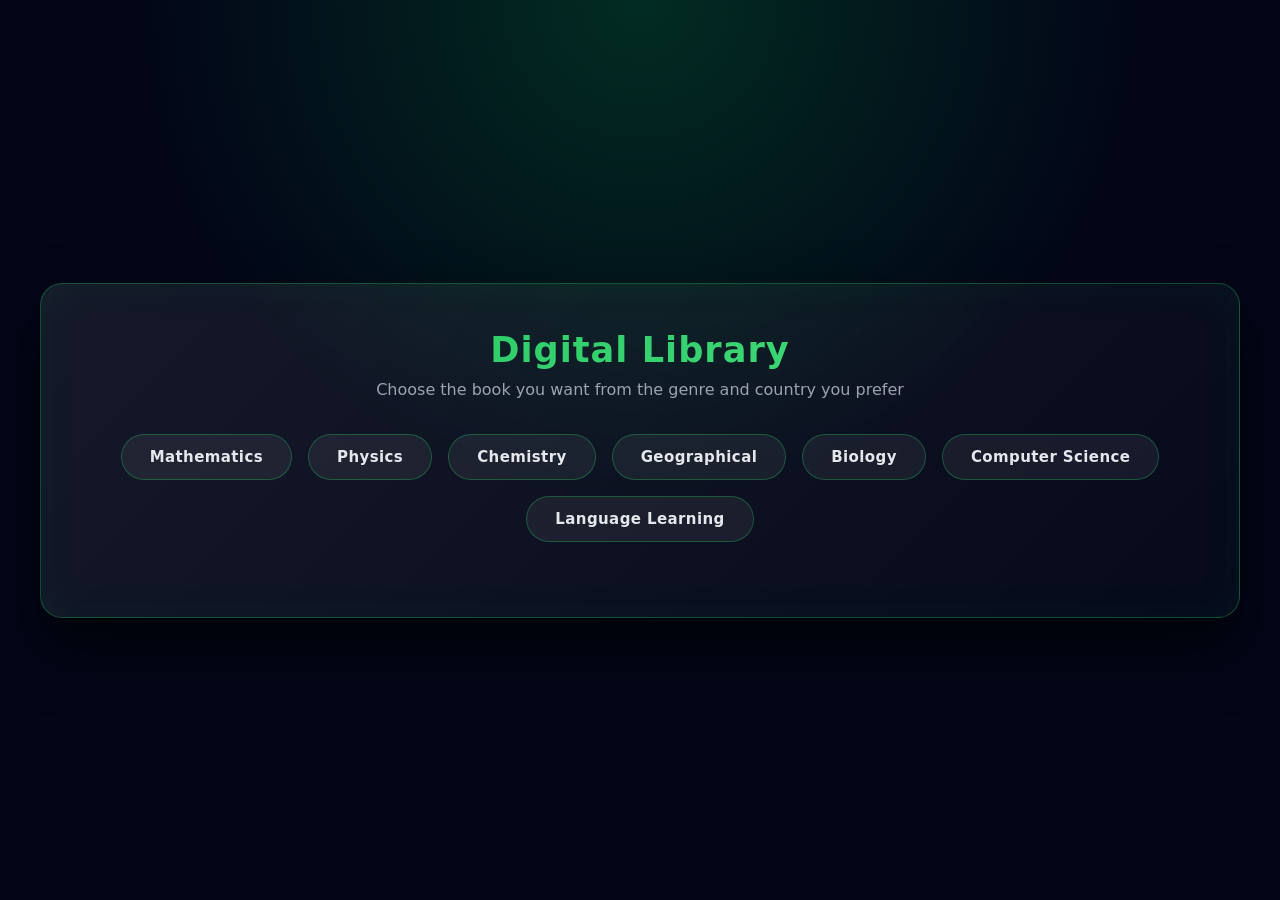
<file: cartoon.html>
<!DOCTYPE html>
<html lang="en">
<head>
<meta charset="UTF-8">
<meta name="viewport" content="width=device-width, initial-scale=1.0">
<title>Digital Library</title>

<style>
:root{
    --green:#22c55e;
    --green-soft:#4ade80;
    --dark:#020617;
    --glass:rgba(255,255,255,0.06);
    --border:rgba(34,197,94,0.35);
    --text:#e5e7eb;
    --muted:#9ca3af;
}

*{
    box-sizing:border-box;
}

body{
    margin:0;
    min-height:100vh;
    display:flex;
    align-items:center;
    justify-content:center;
    background:
      radial-gradient(circle at top, #022c22, transparent 45%),
      radial-gradient(circle at bottom, #020617, transparent 45%),
      #020617;
    font-family: "Segoe UI", system-ui, sans-serif;
    color:var(--text);
}

/* MAIN SECTION */
.filter-section{
    width:95%;
    max-width:1200px;
    padding:45px 35px;
    border-radius:22px;
    background:linear-gradient(135deg,
        rgba(255,255,255,0.08),
        rgba(255,255,255,0.02));
    backdrop-filter: blur(14px);
    border:1px solid var(--border);
    box-shadow:
        0 30px 60px rgba(0,0,0,0.65),
        inset 0 0 40px rgba(34,197,94,0.06);
}

/* TITLE */
.library-title{
    text-align:center;
    margin-bottom:10px;
    font-size:2.2rem;
    font-weight:800;
    letter-spacing:1px;
    background:linear-gradient(135deg,var(--green),var(--green-soft));
    -webkit-background-clip:text;
    -webkit-text-fill-color:transparent;
}

/* SUBTITLE */
.library-subtitle{
    text-align:center;
    font-size:1rem;
    color:var(--muted);
    margin-bottom:35px;
}

/* TABS */
.main-tabs{
    display:flex;
    flex-wrap:wrap;
    justify-content:center;
    gap:16px;
    margin-bottom:30px;
}

/* BUTTONS */
.main-btn{
    position:relative;
    padding:13px 28px;
    border-radius:999px;
    text-decoration:none;
    font-size:15px;
    font-weight:600;
    letter-spacing:0.4px;
    color:var(--text);
    background:var(--glass);
    border:1px solid var(--border);
    transition:all .35s ease;
    overflow:hidden;
}

/* LIGHT SWEEP */
.main-btn::before{
    content:"";
    position:absolute;
    inset:0;
    background:linear-gradient(
        120deg,
        transparent,
        rgba(255,255,255,0.35),
        transparent
    );
    transform:translateX(-100%);
    transition:.6s;
}

.main-btn:hover::before{
    transform:translateX(100%);
}

/* HOVER */
.main-btn:hover{
    background:linear-gradient(135deg,var(--green),var(--green-soft));
    color:#020617;
    transform:translateY(-3px) scale(1.06);
    box-shadow:
        0 0 22px rgba(34,197,94,0.7),
        0 0 45px rgba(34,197,94,0.35);
}

/* ACTIVE */
.main-btn.active{
    background:linear-gradient(135deg,var(--green),var(--green-soft));
    color:#020617;
    box-shadow:0 0 28px rgba(34,197,94,0.9);
}

/* DIVIDER TEXT */
.section-divider{
    text-align:center;
    margin:35px 0;
    font-weight:700;
    letter-spacing:2px;
    color:var(--green-soft);
    position:relative;
}

.section-divider::before,
.section-divider::after{
    content:"";
    position:absolute;
    top:50%;
    width:30%;
    height:2px;
    background:linear-gradient(to right,transparent,var(--green));
}

.section-divider::after{
    right:0;
    background:linear-gradient(to left,transparent,var(--green));
}

.section-divider::before{
    left:0;
}

/* RESPONSIVE */
@media(max-width:600px){
    .library-title{
        font-size:1.8rem;
    }
    .main-btn{
        padding:11px 20px;
        font-size:14px;
    }
}
</style>
</head>

<body>

<div class="filter-section">

    <div class="library-title">Digital Library</div>
    <div class="library-subtitle">
        Choose the book you want from the genre and country you prefer
    </div>

  

    <div class="main-tabs">
        <a href="math.html" class="main-btn">Mathematics</a>
        <a href="phyisc.html" class="main-btn">Physics</a>
        <a href="Chemisrty.html" class="main-btn">Chemistry</a>
        <a href="Geo.html" class="main-btn">Geographical</a>
        <a href="Biology.html" class="main-btn">Biology</a>
        <a href="Computer.html" class="main-btn">Computer Science</a>
        <a href="Language.html" class="main-btn">Language Learning</a>
    </div>

</div>

</body>
</html>
</file>
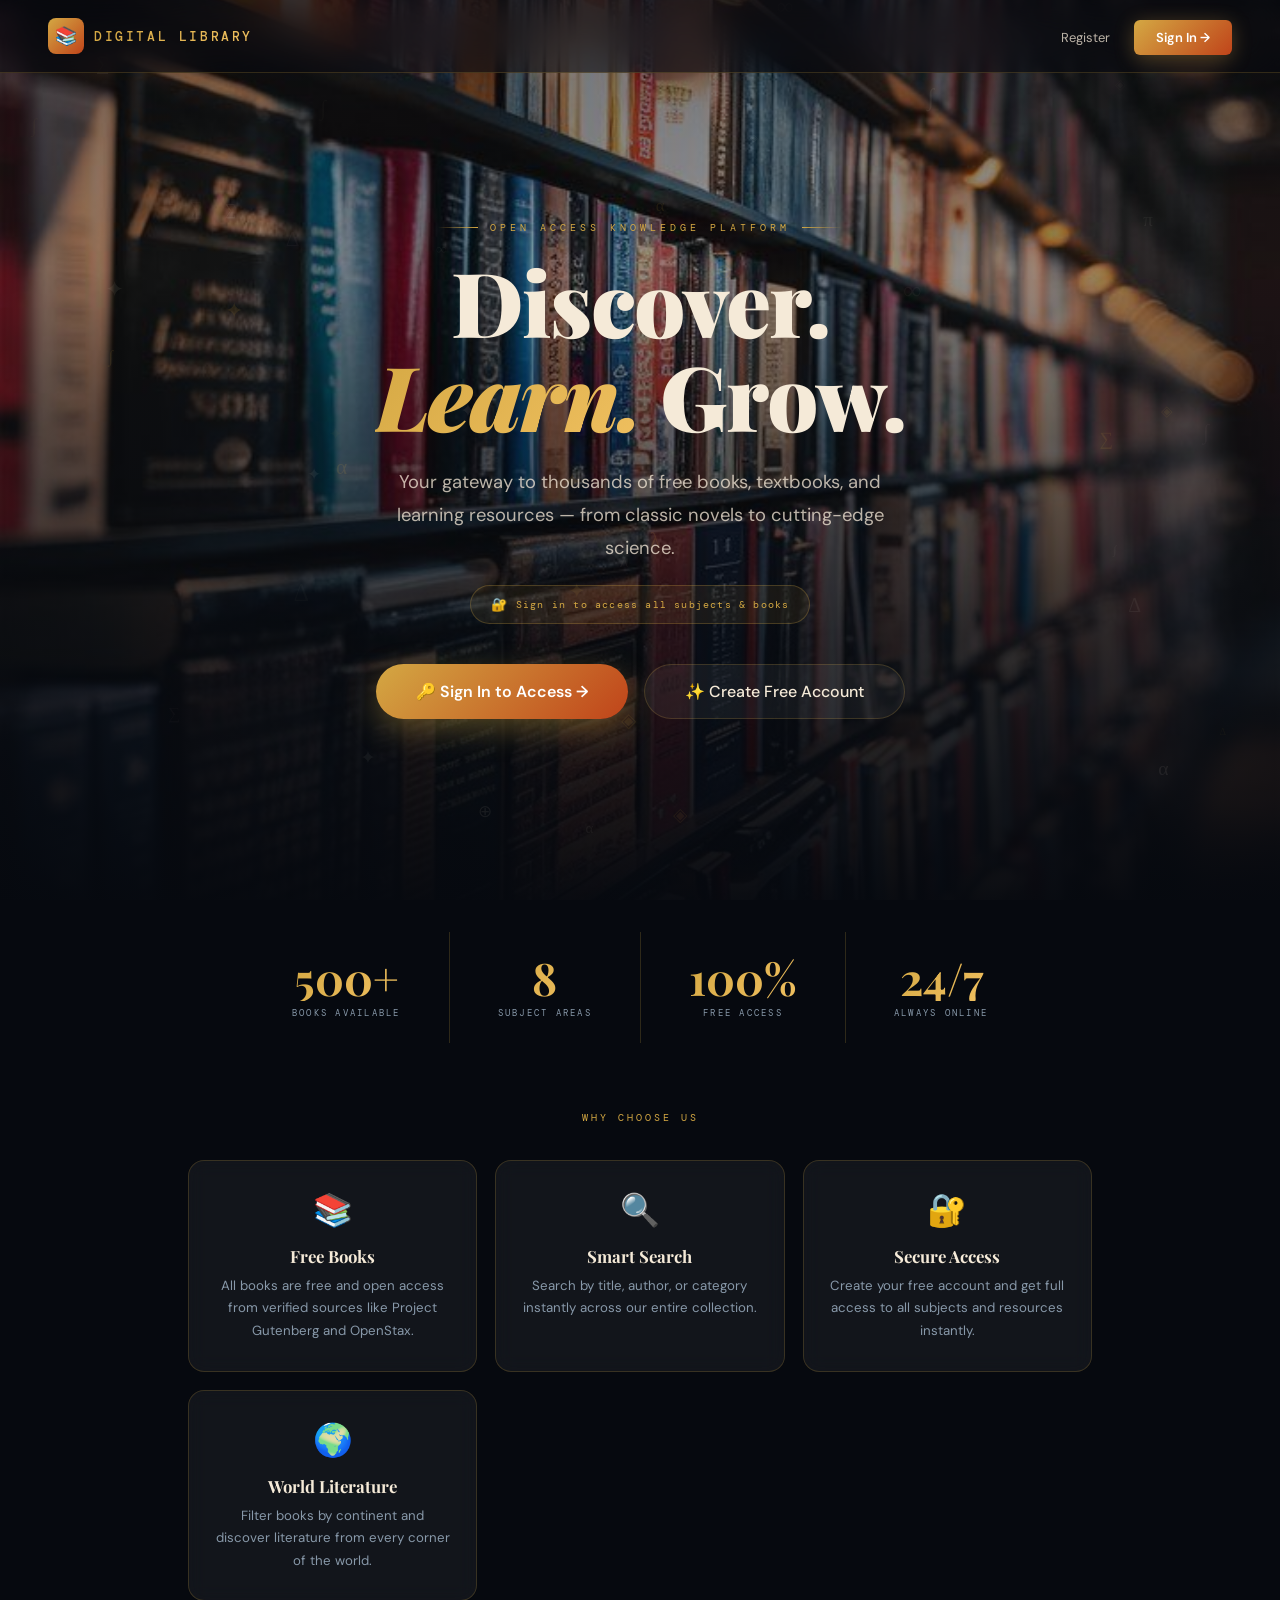
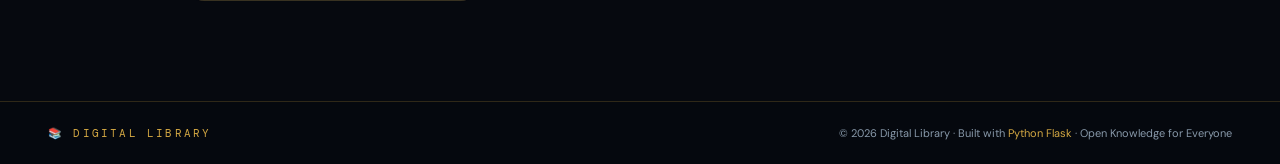
<file: wel.html>
<!DOCTYPE html>
<html lang="en">
<head>
<meta charset="UTF-8">
<meta name="viewport" content="width=device-width, initial-scale=1.0">
<title>Digital Library</title>
<link href="https://fonts.googleapis.com/css2?family=Playfair+Display:ital,wght@0,700;0,900;1,400&family=DM+Sans:wght@300;400;500;600&family=DM+Mono:wght@400;500&display=swap" rel="stylesheet">
<style>
:root{--gold:#d4a843;--gold2:#f0c060;--cream:#f5ead8;--rust:#c0441a;--dim:#8899aa;--glass:rgba(255,255,255,0.05);--border:rgba(212,168,67,0.2);}
*{margin:0;padding:0;box-sizing:border-box;}
body{font-family:"DM Sans",sans-serif;background:#06090f;color:var(--cream);min-height:100vh;overflow-x:hidden;}
.hero-bg{position:fixed;inset:0;background-image:url('[data-uri]');background-size:cover;background-position:center;z-index:0;}
.hero-bg::after{content:"";position:absolute;inset:0;background:linear-gradient(to bottom,rgba(6,9,15,0.55) 0%,rgba(6,9,15,0.40) 30%,rgba(6,9,15,0.80) 70%,rgba(6,9,15,0.98) 100%);}
#particles{position:fixed;inset:0;z-index:1;pointer-events:none;}

/* NAV */
nav{position:fixed;top:0;left:0;right:0;z-index:100;display:flex;align-items:center;justify-content:space-between;padding:18px 48px;background:rgba(6,9,15,0.55);backdrop-filter:blur(20px);border-bottom:1px solid var(--border);}
.nav-logo{display:flex;align-items:center;gap:10px;text-decoration:none;}
.nav-logo-icon{width:36px;height:36px;background:linear-gradient(135deg,var(--gold),var(--rust));border-radius:8px;display:flex;align-items:center;justify-content:center;font-size:18px;}
.nav-logo-text{font-family:"DM Mono",monospace;font-size:13px;letter-spacing:0.2em;text-transform:uppercase;background:linear-gradient(135deg,var(--gold),var(--gold2));-webkit-background-clip:text;-webkit-text-fill-color:transparent;font-weight:500;}
.nav-links{display:flex;align-items:center;gap:8px;list-style:none;}
.nav-links a{font-size:13px;color:rgba(245,234,216,0.75);text-decoration:none;padding:8px 16px;border-radius:6px;transition:all 0.2s;}
.nav-links a:hover{color:var(--cream);background:var(--glass);}
.nav-signin{background:linear-gradient(135deg,var(--gold),var(--rust))!important;color:white!important;font-weight:600!important;padding:9px 22px!important;box-shadow:0 4px 20px rgba(212,168,67,0.3)!important;}
.nav-signin:hover{box-shadow:0 6px 28px rgba(212,168,67,0.5)!important;transform:translateY(-1px);}

/* HERO */
.hero{position:relative;z-index:10;min-height:100vh;display:flex;flex-direction:column;align-items:center;justify-content:center;text-align:center;padding:120px 24px 80px;}
.hero-eyebrow{font-family:"DM Mono",monospace;font-size:10px;letter-spacing:0.4em;text-transform:uppercase;color:var(--gold);margin-bottom:20px;display:flex;align-items:center;gap:12px;opacity:0;animation:fadeUp 0.8s ease 0.2s both;}
.hero-eyebrow::before,.hero-eyebrow::after{content:"";width:40px;height:1px;background:linear-gradient(90deg,transparent,var(--gold));}
.hero-eyebrow::after{transform:scaleX(-1);}
.hero h1{font-family:"Playfair Display",serif;font-size:clamp(3rem,7vw,6rem);font-weight:900;line-height:1.05;letter-spacing:-0.02em;margin-bottom:24px;opacity:0;animation:fadeUp 0.9s ease 0.4s both;}
.hero h1 em{font-style:italic;background:linear-gradient(135deg,var(--gold),var(--gold2));-webkit-background-clip:text;-webkit-text-fill-color:transparent;}
.hero-desc{font-size:1.15rem;color:rgba(245,234,216,0.75);max-width:540px;line-height:1.8;margin-bottom:20px;opacity:0;animation:fadeUp 0.9s ease 0.6s both;}

/* LOGIN REQUIRED NOTICE */
.login-notice{display:flex;align-items:center;gap:8px;background:rgba(212,168,67,0.08);border:1px solid rgba(212,168,67,0.25);border-radius:50px;padding:10px 20px;font-family:"DM Mono",monospace;font-size:10px;letter-spacing:0.12em;color:var(--gold);margin-bottom:40px;opacity:0;animation:fadeUp 0.9s ease 0.7s both;}
.lock-icon{font-size:13px;}

.hero-btns{display:flex;gap:16px;flex-wrap:wrap;justify-content:center;opacity:0;animation:fadeUp 0.9s ease 0.8s both;}
.btn-primary{display:inline-flex;align-items:center;gap:8px;padding:16px 40px;background:linear-gradient(135deg,var(--gold),var(--rust));color:white;text-decoration:none;border-radius:50px;font-weight:600;font-size:1rem;box-shadow:0 10px 30px rgba(212,168,67,0.35);transition:all 0.3s;}
.btn-primary:hover{transform:translateY(-3px);box-shadow:0 16px 40px rgba(212,168,67,0.55);}
.btn-secondary{display:inline-flex;align-items:center;gap:8px;padding:16px 40px;background:var(--glass);color:var(--cream);text-decoration:none;border-radius:50px;font-weight:500;font-size:1rem;border:1px solid var(--border);backdrop-filter:blur(10px);transition:all 0.3s;}
.btn-secondary:hover{background:rgba(255,255,255,0.09);transform:translateY(-3px);}

/* STATS */
.stats{position:relative;z-index:10;display:flex;justify-content:center;padding:32px 48px 48px;flex-wrap:wrap;}
.stat-item{padding:24px 48px;text-align:center;border-right:1px solid var(--border);opacity:0;animation:fadeUp 0.8s ease both;}
.stat-item:last-child{border-right:none;}
.stat-num{font-family:"Playfair Display",serif;font-size:2.8rem;font-weight:700;background:linear-gradient(135deg,var(--gold),var(--gold2));-webkit-background-clip:text;-webkit-text-fill-color:transparent;line-height:1;}
.stat-label{font-family:"DM Mono",monospace;font-size:9px;letter-spacing:0.25em;text-transform:uppercase;color:var(--dim);margin-top:6px;}

/* FEATURES */
.features-section{position:relative;z-index:10;padding:20px 48px 100px;max-width:1000px;margin:0 auto;}
.section-label{font-family:"DM Mono",monospace;font-size:10px;letter-spacing:0.3em;text-transform:uppercase;color:var(--gold);text-align:center;margin-bottom:36px;}
.features-grid{display:grid;grid-template-columns:repeat(auto-fill,minmax(240px,1fr));gap:18px;}
.feature-card{background:var(--glass);border:1px solid var(--border);border-radius:16px;padding:28px 24px;text-align:center;backdrop-filter:blur(10px);opacity:0;animation:fadeUp 0.6s ease both;}
.feature-icon{font-size:2rem;margin-bottom:14px;}
.feature-title{font-family:"Playfair Display",serif;font-size:1.05rem;font-weight:700;margin-bottom:8px;color:var(--cream);}
.feature-desc{font-size:0.83rem;color:var(--dim);line-height:1.7;}

/* FOOTER */
footer{position:relative;z-index:10;background:rgba(6,9,15,0.97);border-top:1px solid var(--border);padding:24px 48px;display:flex;align-items:center;justify-content:space-between;flex-wrap:wrap;gap:12px;}
.footer-logo{font-family:"DM Mono",monospace;font-size:11px;letter-spacing:0.2em;text-transform:uppercase;color:var(--gold);}
.footer-text{font-size:11px;color:var(--dim);}
.footer-link{color:var(--gold);text-decoration:none;}

@keyframes fadeUp{from{opacity:0;transform:translateY(24px);}to{opacity:1;transform:translateY(0);}}
@media(max-width:768px){nav{padding:14px 20px;}.hero{padding:100px 20px 60px;}.stats{padding:20px;}.stat-item{padding:16px 24px;border-right:none;border-bottom:1px solid var(--border);}.stat-item:last-child{border-bottom:none;}.features-section{padding:20px 20px 60px;}footer{padding:20px;flex-direction:column;text-align:center;}}

/* ── FLASH BACK BUTTON ─────────────────────────── */
.flash-nav{position:fixed;bottom:24px;left:50%;transform:translateX(-50%);z-index:9999;display:flex;gap:10px;animation:flashIn 0.6s cubic-bezier(0.34,1.56,0.64,1) 0.5s both;}
@keyframes flashIn{from{opacity:0;transform:translateX(-50%) translateY(30px);}to{opacity:1;transform:translateX(-50%) translateY(0);}}
.flash-btn{display:inline-flex;align-items:center;gap:7px;padding:11px 22px;border-radius:50px;font-family:'Poppins',sans-serif;font-size:13px;font-weight:600;text-decoration:none;border:none;cursor:pointer;transition:all 0.25s cubic-bezier(0.34,1.56,0.64,1);white-space:nowrap;backdrop-filter:blur(12px);box-shadow:0 4px 20px rgba(0,0,0,0.35);}
.flash-btn:hover{transform:translateY(-4px) scale(1.06);box-shadow:0 10px 30px rgba(0,0,0,0.45);}
.flash-btn:active{transform:scale(0.96);}
.flash-back{background:rgba(255,255,255,0.12);border:1px solid rgba(255,255,255,0.22);color:#fff;}
.flash-back:hover{background:rgba(255,255,255,0.2);}
.flash-home{background:linear-gradient(135deg,tomato,orange);color:#fff;box-shadow:0 4px 20px rgba(255,99,71,0.4);}
.flash-home:hover{box-shadow:0 10px 30px rgba(255,99,71,0.6);}
</style>
</head>
<body>
<div class="hero-bg"></div>
<canvas id="particles"></canvas>

<nav>
  <a href="/" class="nav-logo">
    <div class="nav-logo-icon">📚</div>
    <span class="nav-logo-text">Digital Library</span>
  </a>
  <ul class="nav-links">
    <li><a href="/register">Register</a></li>
    <li><a href="/signin" class="nav-signin">Sign In →</a></li>
  </ul>
</nav>

<div class="hero">
  <div class="hero-eyebrow">Open Access Knowledge Platform</div>
  <h1>Discover.<br><em>Learn.</em> Grow.</h1>
  <p class="hero-desc">Your gateway to thousands of free books, textbooks, and learning resources — from classic novels to cutting-edge science.</p>
  <div class="login-notice">
    <span class="lock-icon">🔐</span>
    Sign in to access all subjects & books
  </div>
  <div class="hero-btns">
    <a href="/signin" class="btn-primary">🔑 Sign In to Access →</a>
    <a href="/register" class="btn-secondary">✨ Create Free Account</a>
  </div>
</div>

<div class="stats">
  <div class="stat-item" style="animation-delay:0.2s"><div class="stat-num">500+</div><div class="stat-label">Books Available</div></div>
  <div class="stat-item" style="animation-delay:0.35s"><div class="stat-num">8</div><div class="stat-label">Subject Areas</div></div>
  <div class="stat-item" style="animation-delay:0.5s"><div class="stat-num">100%</div><div class="stat-label">Free Access</div></div>
  <div class="stat-item" style="animation-delay:0.65s"><div class="stat-num">24/7</div><div class="stat-label">Always Online</div></div>
</div>

<div class="features-section">
  <div class="section-label">Why Choose Us</div>
  <div class="features-grid">
    <div class="feature-card" style="animation-delay:0.1s">
      <div class="feature-icon">📚</div>
      <div class="feature-title">Free Books</div>
      <div class="feature-desc">All books are free and open access from verified sources like Project Gutenberg and OpenStax.</div>
    </div>
    <div class="feature-card" style="animation-delay:0.2s">
      <div class="feature-icon">🔍</div>
      <div class="feature-title">Smart Search</div>
      <div class="feature-desc">Search by title, author, or category instantly across our entire collection.</div>
    </div>
    <div class="feature-card" style="animation-delay:0.3s">
      <div class="feature-icon">🔐</div>
      <div class="feature-title">Secure Access</div>
      <div class="feature-desc">Create your free account and get full access to all subjects and resources instantly.</div>
    </div>
    <div class="feature-card" style="animation-delay:0.4s">
      <div class="feature-icon">🌍</div>
      <div class="feature-title">World Literature</div>
      <div class="feature-desc">Filter books by continent and discover literature from every corner of the world.</div>
    </div>
  </div>
</div>

<footer>
  <div class="footer-logo">📚 Digital Library</div>
  <div class="footer-text">© 2026 Digital Library · Built with <a href="#" class="footer-link">Python Flask</a> · Open Knowledge for Everyone</div>
</footer>

<script>
const canvas=document.getElementById("particles"),ctx=canvas.getContext("2d");
let W=canvas.width=window.innerWidth,H=canvas.height=window.innerHeight;
window.addEventListener("resize",()=>{W=canvas.width=window.innerWidth;H=canvas.height=window.innerHeight;});
const CHARS=["∑","∫","π","Δ","λ","α","β","∞","⊕","✦","◈"];
const pts=Array.from({length:50},()=>({x:Math.random()*W,y:Math.random()*H,vy:-(0.3+Math.random()*0.8),vx:(Math.random()-0.5)*0.3,char:CHARS[Math.floor(Math.random()*CHARS.length)],size:10+Math.random()*16,op:0.03+Math.random()*0.1,gold:Math.random()>0.6}));
function draw(){ctx.clearRect(0,0,W,H);pts.forEach(p=>{ctx.font=p.size+"px serif";ctx.fillStyle=p.gold?`rgba(212,168,67,${p.op})`:`rgba(245,234,216,${p.op*0.6})`;ctx.fillText(p.char,p.x,p.y);p.x+=p.vx;p.y+=p.vy;if(p.y<-30){p.y=H+20;p.x=Math.random()*W;}if(p.x<-20||p.x>W+20)p.vx*=-1;});requestAnimationFrame(draw);}
draw();
</script>
</body>
</html>
</file>
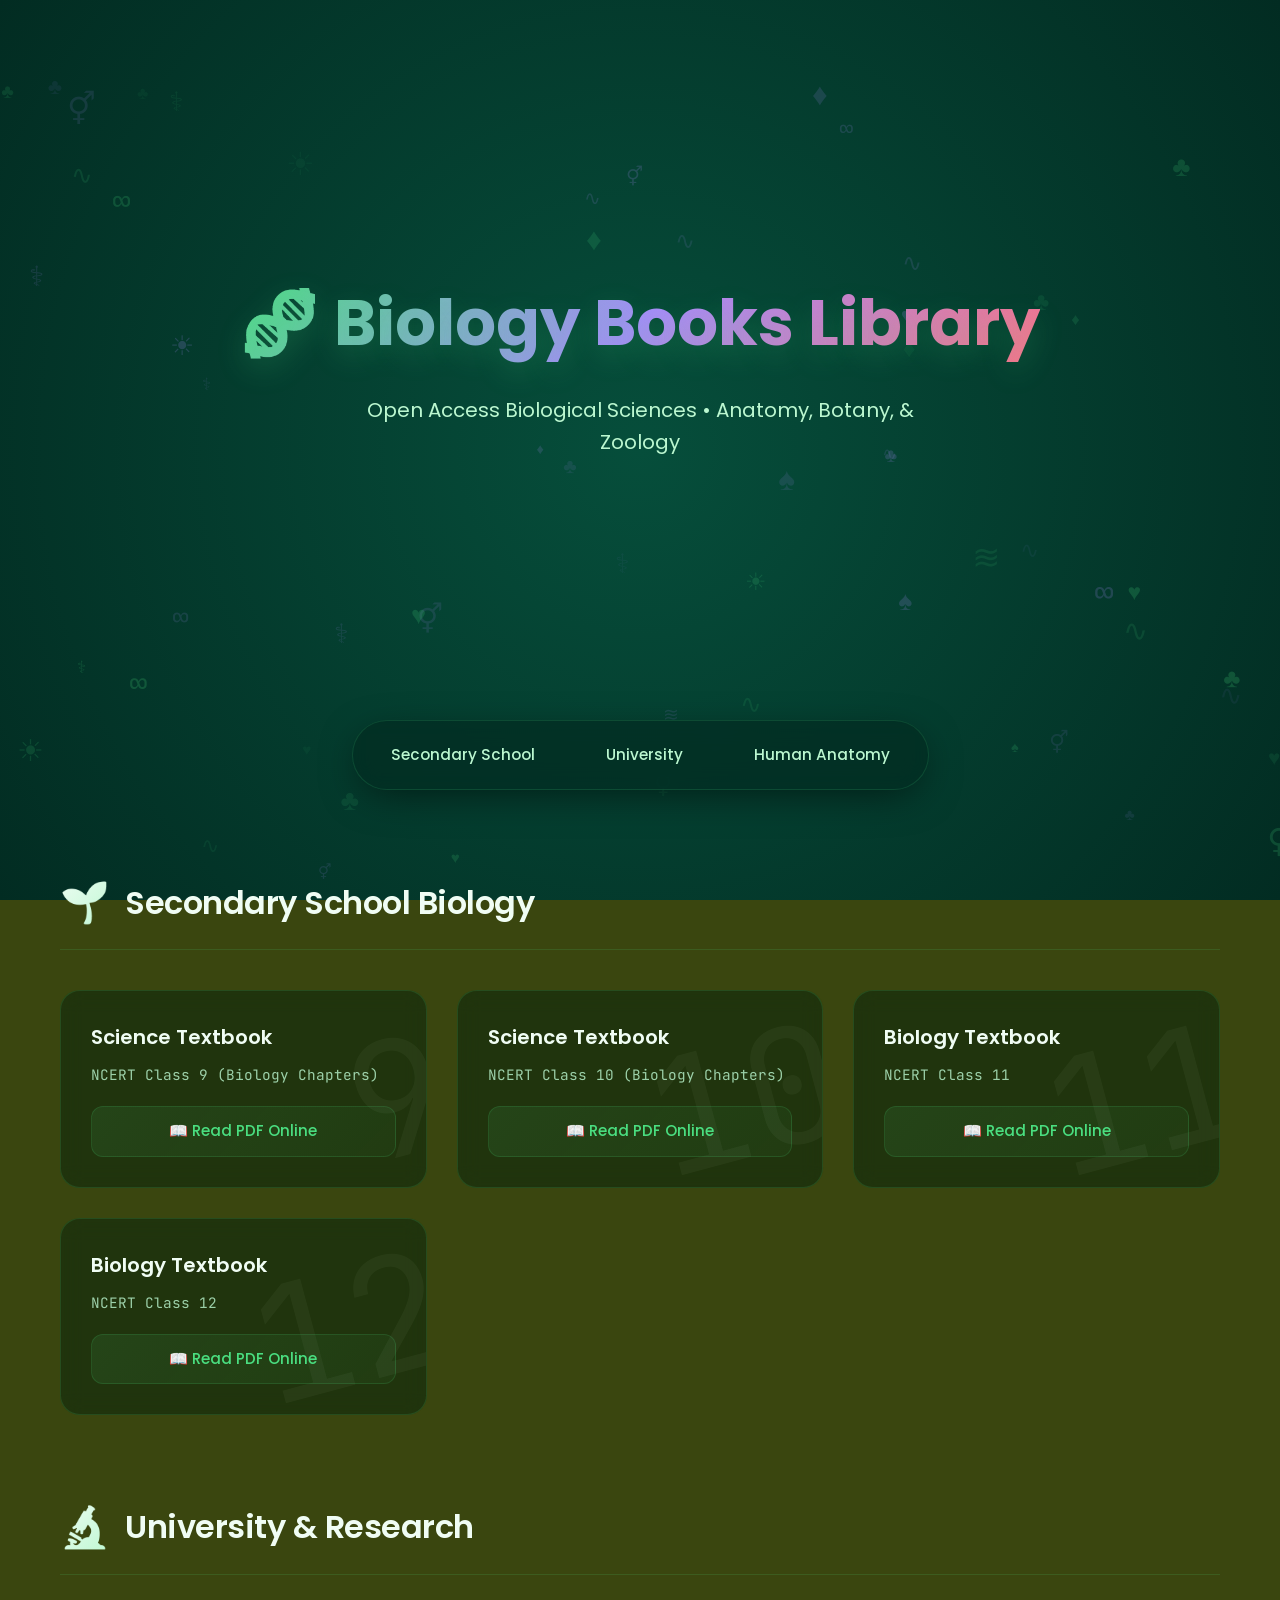
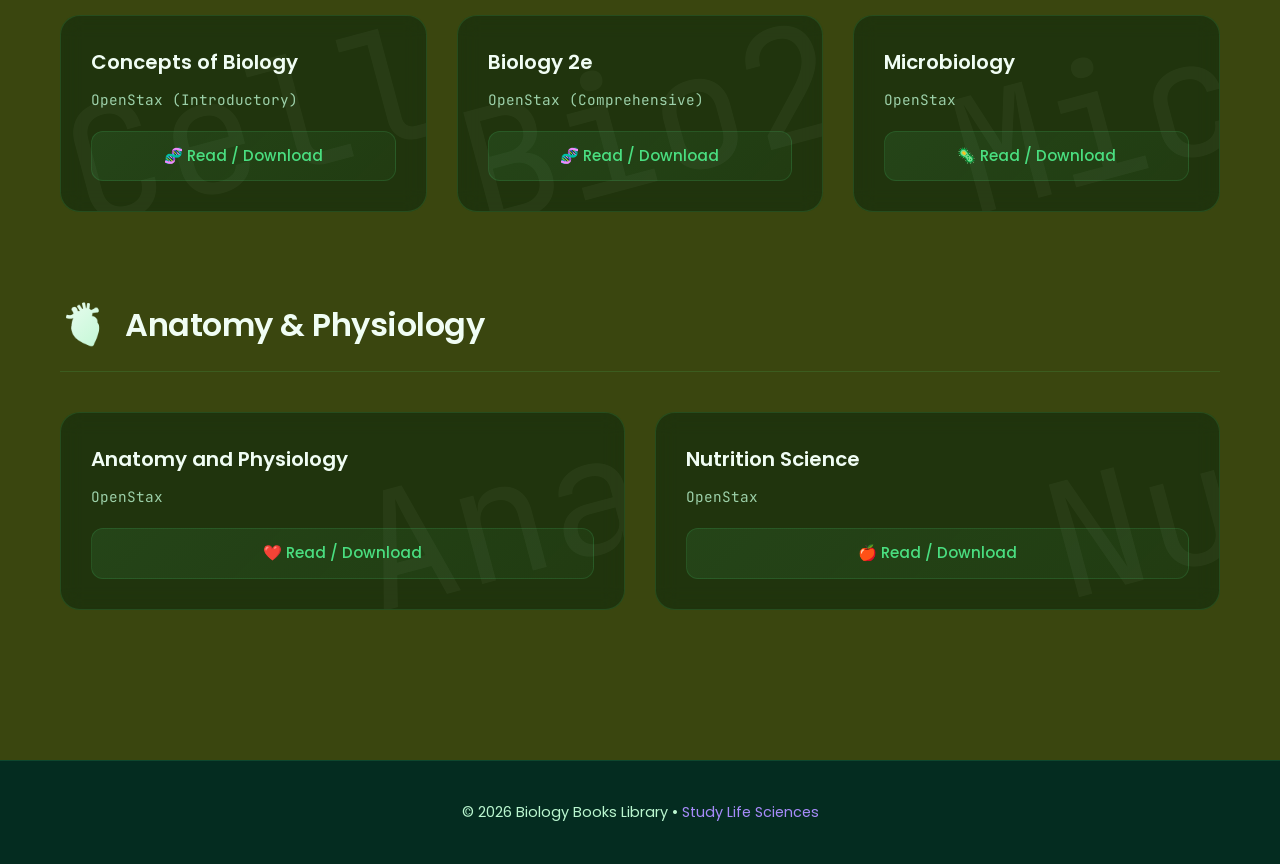
<file: library/biology.html>
<!DOCTYPE html>
<html lang="en">
<head>
<meta charset="UTF-8">
<meta name="viewport" content="width=device-width, initial-scale=1.0">
<title>Biology Books Library</title>

<link href="https://fonts.googleapis.com/css2?family=Poppins:wght@300;400;500;600;700&family=JetBrains+Mono:wght@400;700&display=swap" rel="stylesheet">

<style>
/* --- CSS VARIABLES & RESET --- */
:root {
    /* Biology Theme: Nature (Green) & DNA (Violet) */
    --bg-deep: #3a460f; /* Deep Forest */
    --bg-surface: #0ddd30; 
    --primary: #4ade80;   /* Bright Green */
    --secondary: #a78bfa; /* Soft Violet */
    --accent: #fb7185;    /* Rose/Pink (Health) */
    
    --glass-bg: rgba(16, 41, 12, 0.6); /* Tinted glass */
    --glass-border: rgba(74, 222, 128, 0.15);
    --text-main: #f0fdf4;
    --text-muted: #bbf7d0;
    --shadow-lg: 0 10px 40px -10px rgba(0,0,0,0.6);
    --card-hover-transform: translateY(-8px);
}

* {
    margin: 0;
    padding: 0;
    box-sizing: border-box;
}

html {
    scroll-behavior: smooth;
}

body {
    font-family: 'Poppins', sans-serif;
    background-color: var(--bg-deep);
    color: var(--text-main);
    overflow-x: hidden;
    line-height: 1.6;
}

/* --- BACKGROUND ANIMATION CANVAS --- */
#bio-canvas {
    position: fixed;
    top: 0;
    left: 0;
    width: 100%;
    height: 100%;
    z-index: -1;
    pointer-events: none;
    /* Deep organic gradient */
    background: radial-gradient(circle at 50% 50%, #064e3b 0%, #022c22 100%);
}

/* --- HERO SECTION --- */
.hero {
    min-height: 80vh;
    display: flex;
    flex-direction: column;
    justify-content: center;
    align-items: center;
    text-align: center;
    padding: 100px 20px 50px;
    position: relative;
}

.hero h1 {
    font-size: clamp(2.5rem, 5vw, 4.5rem);
    font-weight: 700;
    /* Gradient: Nature to Science */
    background: linear-gradient(135deg, var(--primary), var(--secondary), var(--accent));
    -webkit-background-clip: text;
    -webkit-text-fill-color: transparent;
    margin-bottom: 20px;
    text-shadow: 0 10px 30px rgba(74, 222, 128, 0.2);
    animation: fadeInDown 1s ease-out;
}

.hero p {
    font-size: 1.25rem;
    color: var(--text-muted);
    max-width: 600px;
    margin-bottom: 40px;
    animation: fadeInUp 1s ease-out 0.3s backwards;
}

/* --- NAVIGATION --- */
nav {
    position: sticky;
    top: 20px;
    z-index: 100;
    display: flex;
    justify-content: center;
    gap: 15px;
    margin-bottom: 60px;
    padding: 10px;
    background: rgba(2, 44, 34, 0.7);
    backdrop-filter: blur(12px);
    border: 1px solid var(--glass-border);
    border-radius: 50px;
    width: fit-content;
    margin-left: auto;
    margin-right: auto;
    box-shadow: var(--shadow-lg);
    animation: fadeInUp 1s ease-out 0.6s backwards;
}

nav a {
    padding: 12px 28px;
    border-radius: 30px;
    text-decoration: none;
    color: var(--text-muted);
    font-weight: 500;
    font-size: 0.95rem;
    transition: all 0.3s cubic-bezier(0.4, 0, 0.2, 1);
    position: relative;
    overflow: hidden;
}

nav a:hover, nav a.active {
    color: var(--bg-deep);
    background: var(--primary);
    box-shadow: 0 0 20px rgba(74, 222, 128, 0.4);
    transform: scale(1.05);
}

/* --- MAIN CONTAINER --- */
main {
    max-width: 1200px;
    margin: auto;
    padding: 0 20px 100px;
}

/* --- SECTION STYLING --- */
.section-title {
    display: flex;
    align-items: center;
    gap: 15px;
    margin-bottom: 40px;
    margin-top: 80px;
    padding-bottom: 15px;
    border-bottom: 1px solid var(--glass-border);
    opacity: 0; /* For scroll animation */
    transform: translateY(20px);
    transition: all 0.8s ease;
}

.section-title.visible {
    opacity: 1;
    transform: translateY(0);
}

.section-title span {
    font-size: 2.5rem;
    background: linear-gradient(135deg, var(--text-main), var(--text-muted));
    -webkit-background-clip: text;
    -webkit-text-fill-color: transparent;
    font-family: 'JetBrains Mono', monospace;
}

.section-title h2 {
    font-size: 2rem;
    font-weight: 600;
    color: var(--text-main);
    letter-spacing: -0.5px;
}

/* --- BOOK GRID --- */
.books {
    display: grid;
    grid-template-columns: repeat(auto-fit, minmax(300px, 1fr));
    gap: 30px;
}

/* --- BOOK CARD (Glassmorphism & 3D) --- */
.book {
    background: var(--glass-bg);
    border: 1px solid var(--glass-border);
    border-radius: 20px;
    padding: 30px;
    position: relative;
    overflow: hidden;
    backdrop-filter: blur(10px);
    transition: all 0.4s ease;
    transform-style: preserve-3d;
    opacity: 0; /* For scroll animation */
    transform: translateY(30px);
}

.book.visible {
    opacity: 1;
    transform: translateY(0);
}

.book:hover {
    transform: translateY(-10px) rotateX(2deg);
    border-color: rgba(74, 222, 128, 0.4);
    box-shadow: 0 20px 50px -12px rgba(74, 222, 128, 0.2);
    background: rgba(6, 78, 59, 0.85);
}

/* Decorative background icon */
.book::before {
    content: attr(data-icon);
    position: absolute;
    top: -20px;
    right: -20px;
    font-size: 10rem;
    opacity: 0.04;
    transform: rotate(-15deg);
    font-family: 'JetBrains Mono', monospace;
    pointer-events: none;
    transition: all 0.5s ease;
}

.book:hover::before {
    opacity: 0.08;
    top: -30px;
    right: -30px;
}

.book-title {
    font-size: 1.25rem;
    font-weight: 600;
    margin-bottom: 10px;
    color: var(--text-main);
    position: relative;
    z-index: 1;
}

.book-subtitle {
    font-size: 0.9rem;
    color: var(--text-muted);
    margin-bottom: 20px;
    position: relative;
    z-index: 1;
    font-family: 'JetBrains Mono', monospace;
    opacity: 0.8;
}

/* --- BUTTONS --- */
.book a, .btn-action {
    display: inline-flex;
    align-items: center;
    justify-content: center;
    padding: 12px 24px;
    border-radius: 12px;
    text-decoration: none;
    font-weight: 500;
    font-size: 0.95rem;
    background: linear-gradient(135deg, rgba(74, 222, 128, 0.1), rgba(74, 222, 128, 0.05));
    border: 1px solid var(--glass-border);
    color: var(--primary);
    transition: all 0.3s ease;
    width: 100%;
    position: relative;
    z-index: 1;
    overflow: hidden;
}

.book a:hover {
    background: var(--primary);
    color: var(--bg-deep);
    box-shadow: 0 0 25px rgba(74, 222, 128, 0.4);
}

/* --- FOOTER --- */
footer {
    text-align: center;
    padding: 40px 20px;
    background: rgba(2, 44, 34, 0.95);
    border-top: 1px solid var(--glass-border);
    color: var(--text-muted);
    font-size: 0.9rem;
    margin-top: 50px;
}

footer span {
    color: var(--secondary);
}

/* --- ANIMATION KEYFRAMES --- */
@keyframes fadeInDown {
    from { opacity: 0; transform: translateY(-30px); }
    to { opacity: 1; transform: translateY(0); }
}

@keyframes fadeInUp {
    from { opacity: 0; transform: translateY(30px); }
    to { opacity: 1; transform: translateY(0); }
}

/* --- RESPONSIVE ADJUSTMENTS --- */
@media (max-width: 768px) {
    .hero h1 { font-size: 2.5rem; }
    nav {
        width: 90%;
        flex-wrap: wrap;
        top: 10px;
    }
    .books { grid-template-columns: 1fr; }
}
</style>
</head>

<body>

<!-- Background Animation Canvas -->
<canvas id="bio-canvas"></canvas>

<section class="hero">
    <h1>🧬 Biology Books Library</h1>
    <p>Open Access Biological Sciences • Anatomy, Botany, & Zoology</p>
</section>

<!-- NAVIGATION -->
<nav>
    <a href="#secondary">Secondary School</a>
    <a href="#university">University</a>
    <a href="#anatomy">Human Anatomy</a>
</nav>

<main>

<!-- SECONDARY SCHOOL -->
<div class="section-title" id="secondary">
    <span>🌱</span>
    <h2>Secondary School Biology</h2>
</div>
<div class="books secondary">
    <div class="book" data-icon="9">
        <div class="book-title">Science Textbook</div>
        <div class="book-subtitle">NCERT Class 9 (Biology Chapters)</div>
        <a href="https://ncert.nic.in/textbook/pdf/iesc101.pdf" target="_blank">
            <span>📖 Read PDF Online</span>
        </a>
    </div>
    <div class="book" data-icon="10">
        <div class="book-title">Science Textbook</div>
        <div class="book-subtitle">NCERT Class 10 (Biology Chapters)</div>
        <a href="https://ncert.nic.in/textbook/pdf/iess101.pdf" target="_blank">
            <span>📖 Read PDF Online</span>
        </a>
    </div>
    <div class="book" data-icon="11">
        <div class="book-title">Biology Textbook</div>
        <div class="book-subtitle">NCERT Class 11</div>
        <a href="https://ncert.nic.in/textbook/pdf/lebo101.pdf" target="_blank">
            <span>📖 Read PDF Online</span>
        </a>
    </div>
    <div class="book" data-icon="12">
        <div class="book-title">Biology Textbook</div>
        <div class="book-subtitle">NCERT Class 12</div>
        <a href="https://ncert.nic.in/textbook/pdf/lebo102.pdf" target="_blank">
            <span>📖 Read PDF Online</span>
        </a>
    </div>
</div>

<!-- UNIVERSITY LEVEL -->
<div class="section-title" id="university">
    <span>🔬</span>
    <h2>University & Research</h2>
</div>
<div class="books university">
    <div class="book" data-icon="Cell">
        <div class="book-title">Concepts of Biology</div>
        <div class="book-subtitle">OpenStax (Introductory)</div>
        <a href="https://openstax.org/details/books/concepts-biology" target="_blank">
            <span>🧬 Read / Download</span>
        </a>
    </div>
    <div class="book" data-icon="Bio2">
        <div class="book-title">Biology 2e</div>
        <div class="book-subtitle">OpenStax (Comprehensive)</div>
        <a href="https://openstax.org/details/books/biology-2e" target="_blank">
            <span>🧬 Read / Download</span>
        </a>
    </div>
    <div class="book" data-icon="Mic">
        <div class="book-title">Microbiology</div>
        <div class="book-subtitle">OpenStax</div>
        <a href="https://openstax.org/details/books/microbiology" target="_blank">
            <span>🦠 Read / Download</span>
        </a>
    </div>
</div>

<!-- ANATOMY & HEALTH -->
<div class="section-title" id="anatomy">
    <span>🫀</span>
    <h2>Anatomy & Physiology</h2>
</div>
<div class="books other">
    <div class="book" data-icon="Ana">
        <div class="book-title">Anatomy and Physiology</div>
        <div class="book-subtitle">OpenStax</div>
        <a href="https://openstax.org/details/books/anatomy-and-physiology" target="_blank">
            <span>❤️ Read / Download</span>
        </a>
    </div>
    <div class="book" data-icon="Nu">
        <div class="book-title">Nutrition Science</div>
        <div class="book-subtitle">OpenStax</div>
        <a href="https://openstax.org/details/books/nutrition-science" target="_blank">
            <span>🍎 Read / Download</span>
        </a>
    </div>
</div>

</main>

<footer>
    © 2026 Biology Books Library • <span>Study Life Sciences</span>
</footer>

<script>
    /**
     * ANIMATION ENGINE
     * Handles the floating biological symbols background
     * and scroll reveal interactions.
     */
    
    // --- Canvas Animation ---
    const canvas = document.getElementById('bio-canvas');
    const ctx = canvas.getContext('2d');

    let width, height;
    let particles = [];

    // Biology/Cellular symbols
    const symbols = ['♠', '♥', '♦', '♣', '⚥', '☀', '⚕', '∞', '≋', '∿'];

    function resize() {
        width = canvas.width = window.innerWidth;
        height = canvas.height = window.innerHeight;
    }

    class Particle {
        constructor() {
            this.reset();
            // Random start y to fill screen initially
            this.y = Math.random() * height;
        }

        reset() {
            this.x = Math.random() * width;
            this.y = height + 50;
            this.speed = 0.5 + Math.random() * 1.5;
            this.symbol = symbols[Math.floor(Math.random() * symbols.length)];
            this.size = 14 + Math.random() * 20;
            this.opacity = 0.05 + Math.random() * 0.15;
            this.drift = (Math.random() - 0.5) * 0.5;
            
            // Randomly assign a color theme: Green (Plant) or Purple (Animal/DNA)
            this.isPlant = Math.random() > 0.5;
        }

        update() {
            this.y -= this.speed;
            this.x += this.drift;

            if (this.y < -50) {
                this.reset();
            }
        }

        draw() {
            ctx.font = `${this.size}px 'JetBrains Mono'`;
            
            // Dynamic coloring based on Plant/Animal theme
            if (this.isPlant) {
                ctx.fillStyle = `rgba(74, 222, 128, ${this.opacity})`; // Vital Green
            } else {
                ctx.fillStyle = `rgba(167, 139, 250, ${this.opacity})`; // Violet
            }
            
            ctx.fillText(this.symbol, this.x, this.y);
        }
    }

    function initParticles() {
        particles = [];
        const particleCount = Math.min(window.innerWidth / 15, 60); // Responsive count
        for (let i = 0; i < particleCount; i++) {
            particles.push(new Particle());
        }
    }

    function animate() {
        ctx.clearRect(0, 0, width, height);
        particles.forEach(p => {
            p.update();
            p.draw();
        });
        requestAnimationFrame(animate);
    }

    // --- Intersection Observer for Scroll Animations ---
    function setupScrollAnimations() {
        const observerOptions = {
            threshold: 0.1,
            rootMargin: "0px 0px -50px 0px"
        };

        const observer = new IntersectionObserver((entries) => {
            entries.forEach(entry => {
                if (entry.isIntersecting) {
                    entry.target.classList.add('visible');
                    observer.unobserve(entry.target); // Only animate once
                }
            });
        }, observerOptions);

        const elementsToAnimate = document.querySelectorAll('.section-title, .book');
        elementsToAnimate.forEach(el => observer.observe(el));
    }

    // --- Initialization ---
    window.addEventListener('resize', () => {
        resize();
        initParticles();
    });

    document.addEventListener('DOMContentLoaded', () => {
        resize();
        initParticles();
        animate();
        setupScrollAnimations();
    });

</script>
</body>
</html>
</file>
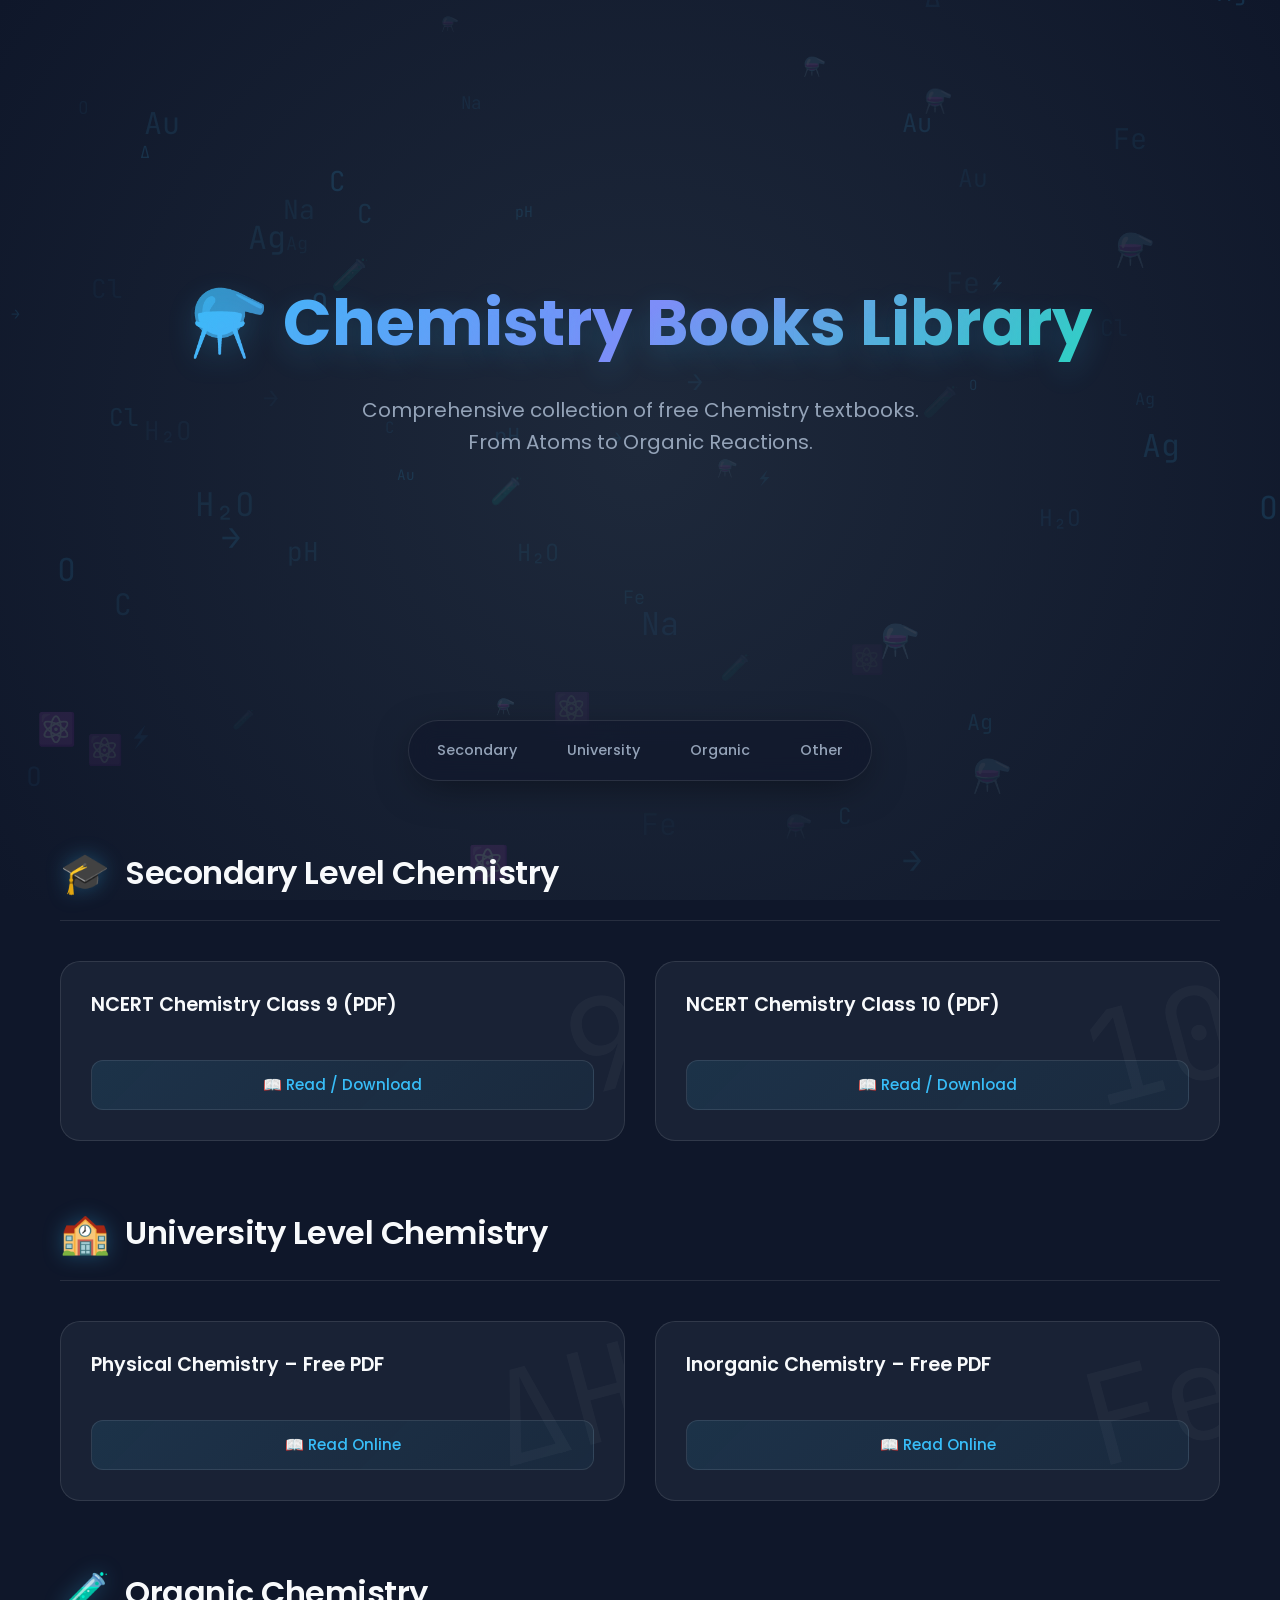
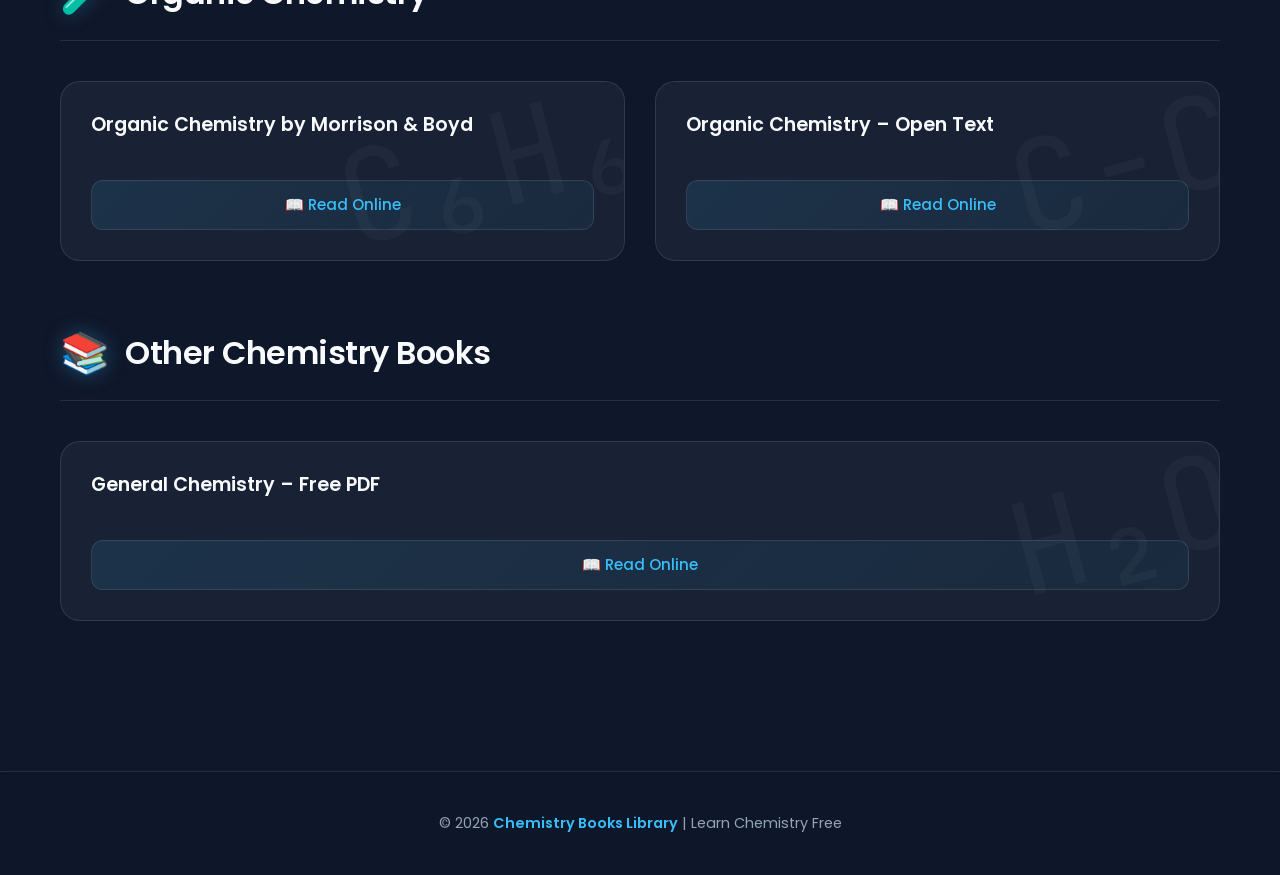
<file: library/chemisrty.html>
<!DOCTYPE html>
<html lang="en">
<head>
    <meta charset="UTF-8">
    <meta name="viewport" content="width=device-width, initial-scale=1.0">
    <title>Chemistry Books Library</title>

    <!-- Fonts: Poppins for UI, JetBrains Mono for technical data -->
    <link href="https://fonts.googleapis.com/css2?family=Poppins:wght@300;400;500;600;700&family=JetBrains+Mono:wght@400;700&display=swap" rel="stylesheet">

    <style>
        /* --- CSS VARIABLES & RESET (MATCHING PREMIUM THEME) --- */
        :root {
            --bg-deep: #0f172a;       /* Deep Blue/Black */
            --bg-surface: #1e293b;    /* Dark Navy */
            --primary: #38bdf8;       /* Cyan */
            --secondary: #818cf8;     /* Indigo */
            --accent: #2dd4bf;        /* Teal */
            --glass-bg: rgba(30, 41, 59, 0.7);
            --glass-border: rgba(255, 255, 255, 0.1);
            --text-main: #f8fafc;
            --text-muted: #94a3b8;
            --shadow-lg: 0 10px 40px -10px rgba(0,0,0,0.5);
        }

        * {
            margin: 0;
            padding: 0;
            box-sizing: border-box;
        }

        html {
            scroll-behavior: smooth;
        }

        body {
            font-family: 'Poppins', sans-serif;
            background-color: var(--bg-deep);
            color: var(--text-main);
            overflow-x: hidden;
            line-height: 1.6;
        }

        /* --- BACKGROUND ANIMATION CANVAS --- */
        #chem-canvas {
            position: fixed;
            top: 0;
            left: 0;
            width: 100%;
            height: 100%;
            z-index: -1;
            pointer-events: none;
            background: radial-gradient(circle at 50% 50%, #1e293b 0%, #0f172a 100%);
        }

        /* --- HERO SECTION --- */
        .hero {
            min-height: 80vh;
            display: flex;
            flex-direction: column;
            justify-content: center;
            align-items: center;
            text-align: center;
            padding: 100px 20px 50px;
            position: relative;
        }

        .hero h1 {
            font-size: clamp(2.5rem, 5vw, 4.5rem);
            font-weight: 700;
            background: linear-gradient(135deg, var(--primary), var(--secondary), var(--accent));
            -webkit-background-clip: text;
            -webkit-text-fill-color: transparent;
            margin-bottom: 20px;
            text-shadow: 0 10px 30px rgba(56, 189, 248, 0.2);
            animation: fadeInDown 1s ease-out;
        }

        .hero p {
            font-size: 1.25rem;
            color: var(--text-muted);
            max-width: 600px;
            margin-bottom: 40px;
            animation: fadeInUp 1s ease-out 0.3s backwards;
        }

        /* --- NAVIGATION --- */
        nav {
            position: sticky;
            top: 20px;
            z-index: 100;
            display: flex;
            justify-content: center;
            gap: 10px;
            margin-bottom: 60px;
            padding: 8px;
            background: rgba(15, 23, 42, 0.6);
            backdrop-filter: blur(12px);
            border: 1px solid var(--glass-border);
            border-radius: 50px;
            width: fit-content;
            margin-left: auto;
            margin-right: auto;
            box-shadow: var(--shadow-lg);
            animation: fadeInUp 1s ease-out 0.6s backwards;
            flex-wrap: wrap;
        }

        nav a {
            padding: 10px 20px;
            border-radius: 30px;
            text-decoration: none;
            color: var(--text-muted);
            font-weight: 500;
            font-size: 0.9rem;
            transition: all 0.3s cubic-bezier(0.4, 0, 0.2, 1);
        }

        nav a:hover, nav a.active {
            color: var(--bg-deep);
            background: var(--primary);
            box-shadow: 0 0 20px rgba(56, 189, 248, 0.4);
            transform: scale(1.05);
        }

        /* --- MAIN CONTAINER --- */
        main {
            max-width: 1200px;
            margin: auto;
            padding: 0 20px 100px;
        }

        /* --- SECTION STYLING --- */
        .section-title {
            display: flex;
            align-items: center;
            gap: 15px;
            margin-bottom: 40px;
            margin-top: 60px;
            padding-bottom: 15px;
            border-bottom: 1px solid var(--glass-border);
            opacity: 0;
            transform: translateY(20px);
            transition: all 0.8s ease;
        }

        .section-title.visible {
            opacity: 1;
            transform: translateY(0);
        }

        .section-title span {
            font-size: 2.5rem;
            filter: drop-shadow(0 0 10px rgba(56, 189, 248, 0.3));
        }

        .section-title h2 {
            font-size: 2rem;
            font-weight: 600;
            color: var(--text-main);
            letter-spacing: -0.5px;
        }

        /* --- BOOK GRID --- */
        .books {
            display: grid;
            grid-template-columns: repeat(auto-fit, minmax(280px, 1fr));
            gap: 30px;
        }

        /* --- BOOK CARD --- */
        .book {
            background: var(--glass-bg);
            border: 1px solid var(--glass-border);
            border-radius: 20px;
            padding: 30px;
            position: relative;
            overflow: hidden;
            backdrop-filter: blur(10px);
            transition: all 0.4s ease;
            transform-style: preserve-3d;
            opacity: 0;
            transform: translateY(30px);
            display: flex;
            flex-direction: column;
            justify-content: space-between;
            min-height: 180px;
        }

        .book.visible {
            opacity: 1;
            transform: translateY(0);
        }

        .book:hover {
            transform: translateY(-10px) rotateX(2deg);
            border-color: rgba(56, 189, 248, 0.3);
            box-shadow: 0 20px 50px -12px rgba(56, 189, 248, 0.15);
            background: rgba(30, 41, 59, 0.9);
        }

        /* Decorative background icon (Watermark) */
        .book::before {
            content: attr(data-icon);
            position: absolute;
            top: -20px;
            right: -20px;
            font-size: 8rem;
            opacity: 0.03;
            transform: rotate(-15deg);
            font-family: 'JetBrains Mono', monospace;
            pointer-events: none;
            transition: all 0.5s ease;
            color: var(--text-main);
        }

        .book:hover::before {
            opacity: 0.06;
            top: -30px;
            right: -30px;
            color: var(--primary);
        }

        .book-title {
            font-size: 1.2rem;
            font-weight: 600;
            margin-bottom: 20px;
            color: var(--text-main);
            position: relative;
            z-index: 1;
            line-height: 1.4;
        }

        /* --- BUTTONS --- */
        .book a {
            display: inline-flex;
            align-items: center;
            justify-content: center;
            padding: 12px 24px;
            border-radius: 12px;
            text-decoration: none;
            font-weight: 500;
            font-size: 0.95rem;
            background: linear-gradient(135deg, rgba(56, 189, 248, 0.1), rgba(56, 189, 248, 0.05));
            border: 1px solid var(--glass-border);
            color: var(--primary);
            transition: all 0.3s ease;
            width: 100%;
            position: relative;
            z-index: 1;
            overflow: hidden;
        }

        .book a:hover {
            background: var(--primary);
            color: var(--bg-deep);
            box-shadow: 0 0 25px rgba(56, 189, 248, 0.4);
        }

        /* --- FOOTER --- */
        footer {
            text-align: center;
            padding: 40px 20px;
            background: rgba(15, 23, 42, 0.9);
            border-top: 1px solid var(--glass-border);
            color: var(--text-muted);
            font-size: 0.9rem;
            margin-top: 50px;
            backdrop-filter: blur(5px);
        }

        footer span {
            color: var(--primary);
            font-weight: 600;
        }

        /* --- ANIMATION KEYFRAMES --- */
        @keyframes fadeInDown {
            from { opacity: 0; transform: translateY(-30px); }
            to { opacity: 1; transform: translateY(0); }
        }

        @keyframes fadeInUp {
            from { opacity: 0; transform: translateY(30px); }
            to { opacity: 1; transform: translateY(0); }
        }

        /* --- RESPONSIVE --- */
        @media (max-width: 768px) {
            .hero h1 { font-size: 2.5rem; }
            nav { width: 95%; top: 10px; }
            .books { grid-template-columns: 1fr; }
        }
    </style>
</head>

<body>

<!-- Background Animation Canvas -->
<canvas id="chem-canvas"></canvas>

<section class="hero">
    <h1>⚗️ Chemistry Books Library</h1>
    <p>Comprehensive collection of free Chemistry textbooks. From Atoms to Organic Reactions.</p>
</section>

<!-- NAVIGATION -->
<nav>
    <a href="#secondary">Secondary</a>
    <a href="#university">University</a>
    <a href="#organic">Organic</a>
    <a href="#other">Other</a>
</nav>

<main>

    <!-- SECONDARY SECTION -->
    <div class="section-title" id="secondary">
        <span>🎓</span>
        <h2>Secondary Level Chemistry</h2>
    </div>
    <div class="books secondary">
        <div class="book" data-icon="9">
            <div class="book-title">NCERT Chemistry Class 9 (PDF)</div>
            <a href="https://ncert.nic.in/textbook/pdf/kech101.pdf" target="_blank">
                <span>📖 Read / Download</span>
            </a>
        </div>

        <div class="book" data-icon="10">
            <div class="book-title">NCERT Chemistry Class 10 (PDF)</div>
            <a href="https://ncert.nic.in/textbook/pdf/lech101.pdf" target="_blank">
                <span>📖 Read / Download</span>
            </a>
        </div>
    </div>

    <!-- UNIVERSITY SECTION -->
    <div class="section-title" id="university">
        <span>🏫</span>
        <h2>University Level Chemistry</h2>
    </div>
    <div class="books university">
        <div class="book" data-icon="ΔH">
            <div class="book-title">Physical Chemistry – Free PDF</div>
            <a href="https://www.freebookcentre.net/Chemistry_Physical.html" target="_blank">
                <span>📖 Read Online</span>
            </a>
        </div>

        <div class="book" data-icon="Fe">
            <div class="book-title">Inorganic Chemistry – Free PDF</div>
            <a href="https://www.freebookcentre.net/Chemistry_Inorganic.html" target="_blank">
                <span>📖 Read Online</span>
            </a>
        </div>
    </div>

    <!-- ORGANIC CHEMISTRY SECTION -->
    <div class="section-title" id="organic">
        <span>🧪</span>
        <h2>Organic Chemistry</h2>
    </div>
    <div class="books organic">
        <div class="book" data-icon="C₆H₆">
            <div class="book-title">Organic Chemistry by Morrison & Boyd</div>
            <a href="https://archive.org/details/OrganicChemistryMorrisonBoyd" target="_blank">
                <span>📖 Read Online</span>
            </a>
        </div>

        <div class="book" data-icon="C-C">
            <div class="book-title">Organic Chemistry – Open Text</div>
            <a href="https://archive.org/details/OrganicChemistryOpenText" target="_blank">
                <span>📖 Read Online</span>
            </a>
        </div>
    </div>

    <!-- OTHER SECTION -->
    <div class="section-title" id="other">
        <span>📚</span>
        <h2>Other Chemistry Books</h2>
    </div>
    <div class="books other">
        <div class="book" data-icon="H₂O">
            <div class="book-title">General Chemistry – Free PDF</div>
            <a href="https://www.freebookcentre.net/Chemistry_General.html" target="_blank">
                <span>📖 Read Online</span>
            </a>
        </div>
    </div>

</main>

<footer>
    © 2026 <span>Chemistry Books Library</span> | Learn Chemistry Free
</footer>

<script>
    /**
     * ANIMATION ENGINE (Adapted for Chemistry Theme)
     * Uses a particle system with Chemistry symbols floating upward.
     */
    
    const canvas = document.getElementById('chem-canvas');
    const ctx = canvas.getContext('2d');

    let width, height;
    let particles = [];

    // Chemistry symbols and elements
    const symbols = ['⚗️', '🧪', '⚛️', 'H₂O', 'Na', 'Cl', 'C', 'O', 'Fe', 'Au', 'Ag', 'pH', 'Δ', '→', '⚡'];

    function resize() {
        width = canvas.width = window.innerWidth;
        height = canvas.height = window.innerHeight;
    }

    class Particle {
        constructor() {
            this.reset(true);
        }

        reset(initial = false) {
            this.x = Math.random() * width;
            this.y = initial ? Math.random() * height : height + 50;
            
            this.speed = 0.5 + Math.random() * 2.0; 
            this.symbol = symbols[Math.floor(Math.random() * symbols.length)];
            this.size = 14 + Math.random() * 20;
            this.opacity = 0.03 + Math.random() * 0.12; 
            this.drift = (Math.random() - 0.5) * 0.8; 
        }

        update() {
            this.y -= this.speed;
            this.x += this.drift;

            if (this.y < -50) {
                this.reset();
            }
        }

        draw() {
            ctx.font = `${this.size}px 'JetBrains Mono'`;
            // Using the Cyan/Blue palette
            ctx.fillStyle = `rgba(56, 189, 248, ${this.opacity})`; 
            ctx.fillText(this.symbol, this.x, this.y);
        }
    }

    function initParticles() {
        particles = [];
        // Calculate particle count based on screen width
        const particleCount = Math.floor(window.innerWidth / 18); 
        for (let i = 0; i < particleCount; i++) {
            particles.push(new Particle());
        }
    }

    function animate() {
        ctx.clearRect(0, 0, width, height);
        
        particles.forEach(p => {
            p.update();
            p.draw();
        });
        
        requestAnimationFrame(animate);
    }

    // --- SCROLL ANIMATIONS ---
    function setupScrollAnimations() {
        const observerOptions = {
            threshold: 0.1,
            rootMargin: "0px 0px -50px 0px"
        };

        const observer = new IntersectionObserver((entries) => {
            entries.forEach(entry => {
                if (entry.isIntersecting) {
                    entry.target.classList.add('visible');
                    observer.unobserve(entry.target); 
                }
            });
        }, observerOptions);

        const elementsToAnimate = document.querySelectorAll('.section-title, .book');
        elementsToAnimate.forEach(el => observer.observe(el));
    }

    // --- EVENT LISTENERS ---
    window.addEventListener('resize', () => {
        resize();
        initParticles();
    });

    document.addEventListener('DOMContentLoaded', () => {
        resize();
        initParticles();
        animate();
        setupScrollAnimations();
    });

</script>
</body>
</html>
</file>
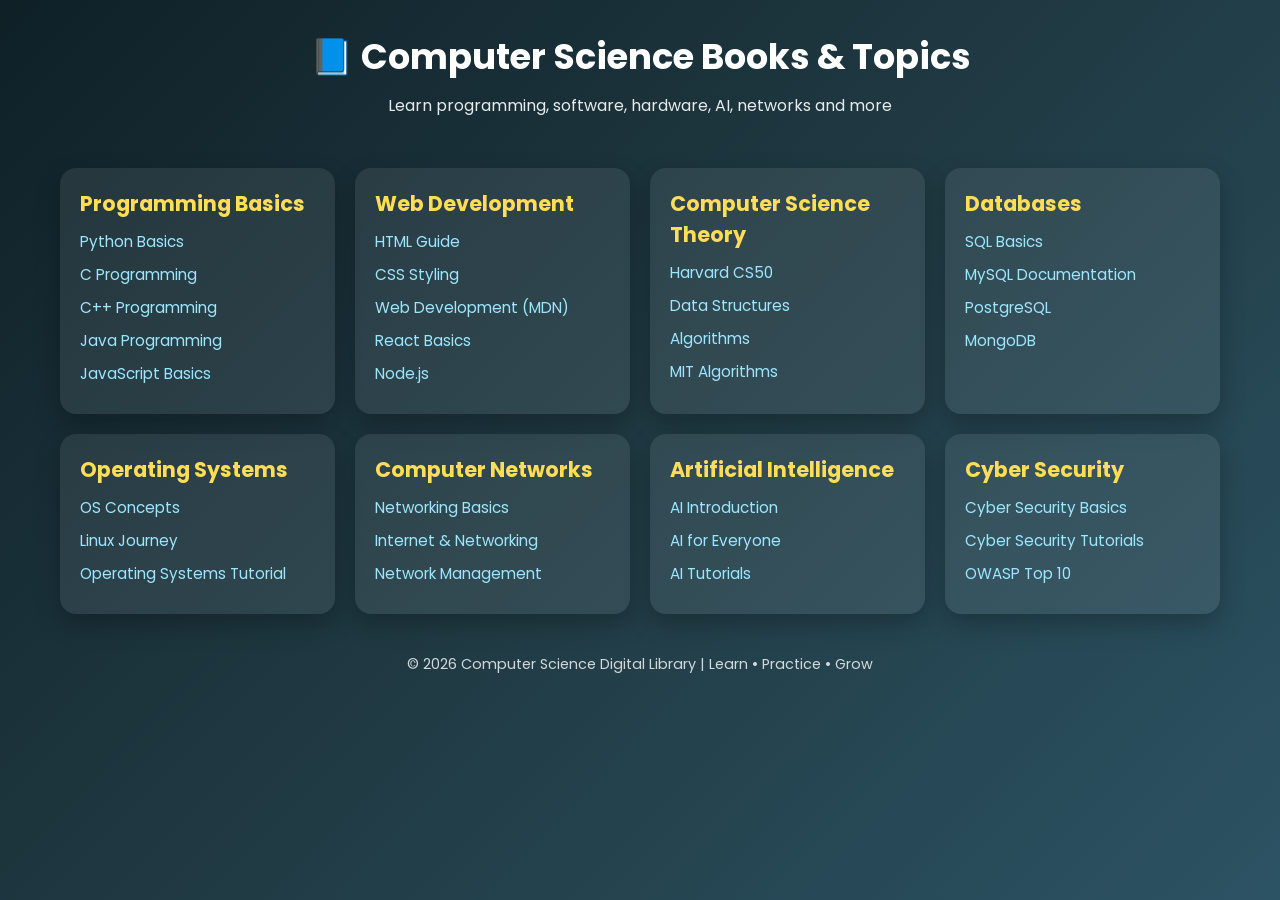
<file: library/computer.html>
<!DOCTYPE html>
<html lang="en">
<head>
<meta charset="UTF-8">
<meta name="viewport" content="width=device-width, initial-scale=1.0">
<title>Computer Science Books Library</title>
<link href="https://fonts.googleapis.com/css2?family=Poppins:wght@300;400;600;700&display=swap" rel="stylesheet">
<style>
*{box-sizing:border-box;margin:0;padding:0}
body{
    font-family:'Poppins',sans-serif;
    background:linear-gradient(135deg,#0f2027,#203a43,#2c5364);
    color:#fff;
    min-height:100vh;
}
header{
    text-align:center;
    padding:30px 15px;
}
header h1{font-size:2.2rem;margin-bottom:10px}
header p{opacity:.9}
.container{
    max-width:1200px;
    margin:auto;
    padding:20px;
    display:grid;
    grid-template-columns:repeat(auto-fit,minmax(260px,1fr));
    gap:20px;
}
.card{
    background:rgba(255,255,255,0.08);
    border-radius:16px;
    padding:20px;
    box-shadow:0 10px 25px rgba(0,0,0,.25);
    transition:.3s;
}
.card:hover{transform:translateY(-8px);background:rgba(255,255,255,0.15)}
.card h2{font-size:1.3rem;margin-bottom:10px;color:#ffdd57}
.card ul{list-style:none}
.card ul li{margin:8px 0}
.card a{
    color:#9be7ff;
    text-decoration:none;
    font-size:.95rem;
}
.card a:hover{text-decoration:underline;color:#fff}
footer{
    text-align:center;
    padding:20px;
    font-size:.9rem;
    opacity:.8;
}
</style>
</head>
<body>
<header>
    <h1>📘 Computer Science Books & Topics</h1>
    <p>Learn programming, software, hardware, AI, networks and more</p>
</header>

<div class="container">

    <div class="card">
        <h2>Programming Basics</h2>
        <ul>
            <li><a href="https://www.learnpython.org" target="_blank">Python Basics</a></li>
            <li><a href="https://www.w3schools.com/c/index.php" target="_blank">C Programming</a></li>
            <li><a href="https://www.w3schools.com/cpp/" target="_blank">C++ Programming</a></li>
            <li><a href="https://www.w3schools.com/java/" target="_blank">Java Programming</a></li>
            <li><a href="https://developer.mozilla.org/en-US/docs/Web/JavaScript" target="_blank">JavaScript Basics</a></li>
        </ul>
    </div>

    <div class="card">
        <h2>Web Development</h2>
        <ul>
            <li><a href="https://www.w3schools.com/html/" target="_blank">HTML Guide</a></li>
            <li><a href="https://www.w3schools.com/css/" target="_blank">CSS Styling</a></li>
            <li><a href="https://developer.mozilla.org/en-US/docs/Learn" target="_blank">Web Development (MDN)</a></li>
            <li><a href="https://react.dev/learn" target="_blank">React Basics</a></li>
            <li><a href="https://nodejs.dev/en/learn/" target="_blank">Node.js</a></li>
        </ul>
    </div>

    <div class="card">
        <h2>Computer Science Theory</h2>
        <ul>
            <li><a href="https://cs50.harvard.edu/x/" target="_blank">Harvard CS50</a></li>
            <li><a href="https://www.geeksforgeeks.org/data-structures/" target="_blank">Data Structures</a></li>
            <li><a href="https://www.geeksforgeeks.org/algorithms/" target="_blank">Algorithms</a></li>
            <li><a href="https://ocw.mit.edu/courses/6-006-introduction-to-algorithms-fall-2011/" target="_blank">MIT Algorithms</a></li>
        </ul>
    </div>

    <div class="card">
        <h2>Databases</h2>
        <ul>
            <li><a href="https://www.w3schools.com/sql/" target="_blank">SQL Basics</a></li>
            <li><a href="https://dev.mysql.com/doc/" target="_blank">MySQL Documentation</a></li>
            <li><a href="https://www.postgresql.org/docs/" target="_blank">PostgreSQL</a></li>
            <li><a href="https://www.mongodb.com/docs/" target="_blank">MongoDB</a></li>
        </ul>
    </div>

    <div class="card">
        <h2>Operating Systems</h2>
        <ul>
            <li><a href="https://www.geeksforgeeks.org/operating-systems/" target="_blank">OS Concepts</a></li>
            <li><a href="https://linuxjourney.com/" target="_blank">Linux Journey</a></li>
            <li><a href="https://www.tutorialspoint.com/operating_system/index.htm" target="_blank">Operating Systems Tutorial</a></li>
        </ul>
    </div>

    <div class="card">
        <h2>Computer Networks</h2>
        <ul>
            <li><a href="https://www.geeksforgeeks.org/computer-network-tutorials/" target="_blank">Networking Basics</a></li>
            <li><a href="https://www.cloudflare.com/learning/" target="_blank">Internet & Networking</a></li>
            <li><a href="https://www.ibm.com/docs/en/networkmanager" target="_blank">Network Management</a></li>
        </ul>
    </div>

    <div class="card">
        <h2>Artificial Intelligence</h2>
        <ul>
            <li><a href="https://www.ibm.com/topics/artificial-intelligence" target="_blank">AI Introduction</a></li>
            <li><a href="https://www.coursera.org/learn/ai-for-everyone" target="_blank">AI for Everyone</a></li>
            <li><a href="https://www.geeksforgeeks.org/artificial-intelligence/" target="_blank">AI Tutorials</a></li>
        </ul>
    </div>

    <div class="card">
        <h2>Cyber Security</h2>
        <ul>
            <li><a href="https://www.kaspersky.com/resource-center/definitions/what-is-cyber-security" target="_blank">Cyber Security Basics</a></li>
            <li><a href="https://www.geeksforgeeks.org/cyber-security/" target="_blank">Cyber Security Tutorials</a></li>
            <li><a href="https://owasp.org/www-project-top-ten/" target="_blank">OWASP Top 10</a></li>
        </ul>
    </div>

</div>

<footer>
    © 2026 Computer Science Digital Library | Learn • Practice • Grow
</footer>
</body>
</html>
</file>
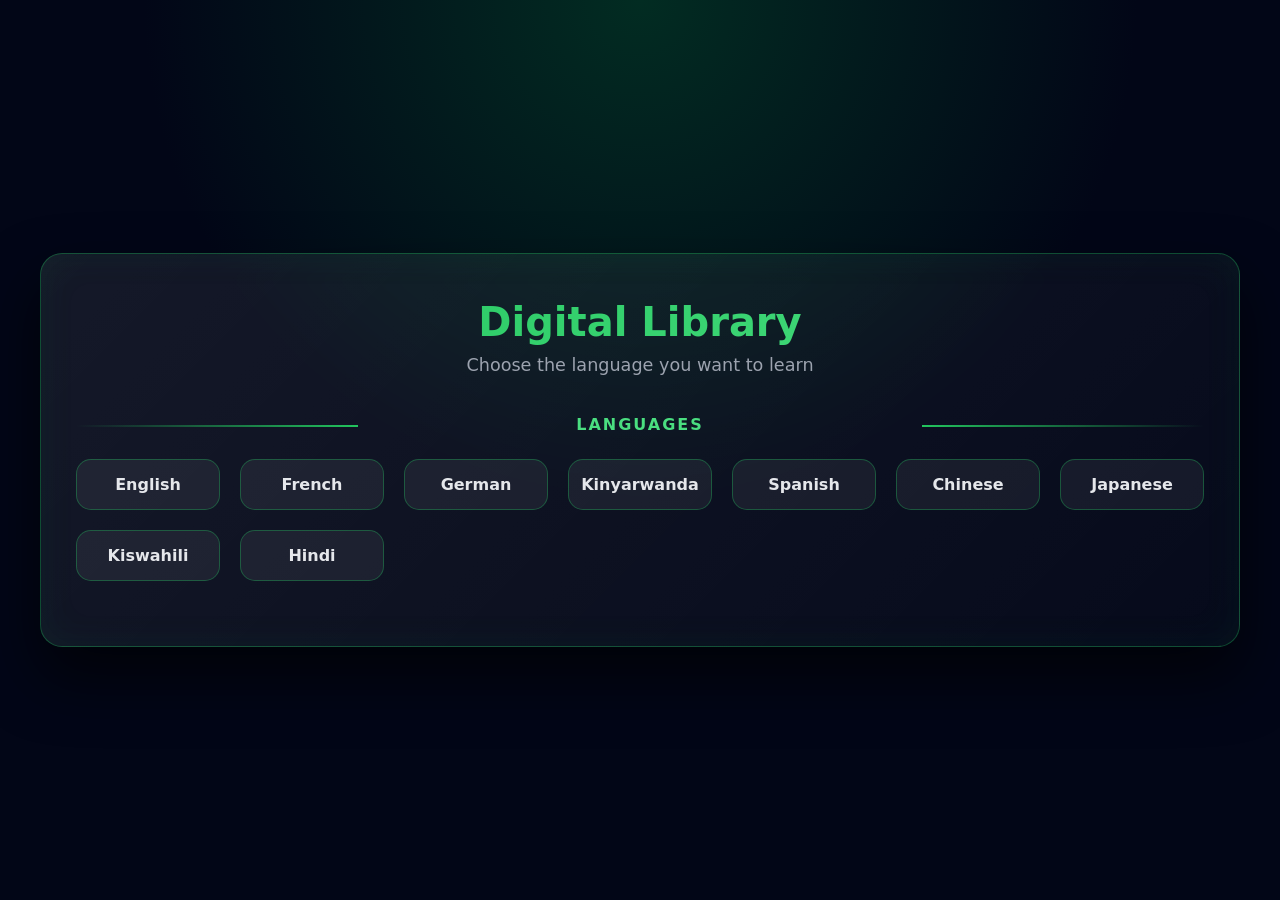
<file: library/english.html>
<!DOCTYPE html>
<html lang="en">
<head>
<meta charset="UTF-8">
<meta name="viewport" content="width=device-width, initial-scale=1.0">
<title>Digital Library</title>

<style>
:root{
    --green:#22c55e;
    --green-soft:#4ade80;
    --dark:#020617;
    --glass:rgba(255,255,255,0.06);
    --border:rgba(34,197,94,0.35);
    --text:#e5e7eb;
    --muted:#9ca3af;
}

/* RESET */
*{
    box-sizing:border-box;
    margin:0;
    padding:0;
}

body{
    font-family: "Segoe UI", system-ui, sans-serif;
    min-height:100vh;
    display:flex;
    align-items:center;
    justify-content:center;
    background:
      radial-gradient(circle at top, #022c22, transparent 45%),
      radial-gradient(circle at bottom, #020617, transparent 45%),
      var(--dark);
    color:var(--text);
}

/* MAIN SECTION */
.filter-section{
    width:95%;
    max-width:1200px;
    padding:45px 35px;
    border-radius:22px;
    background:linear-gradient(135deg,
        rgba(255,255,255,0.08),
        rgba(255,255,255,0.02));
    backdrop-filter: blur(14px);
    border:1px solid var(--border);
    box-shadow:
        0 30px 60px rgba(0,0,0,0.65),
        inset 0 0 40px rgba(34,197,94,0.06);
    text-align:center;
}

/* TITLE */
.library-title{
    font-size:2.5rem;
    font-weight:800;
    margin-bottom:10px;
    background:linear-gradient(135deg,var(--green),var(--green-soft));
    -webkit-background-clip:text;
    -webkit-text-fill-color:transparent;
}

/* SUBTITLE */
.library-subtitle{
    font-size:1.1rem;
    color:var(--muted);
    margin-bottom:40px;
}

/* DIVIDER TEXT */
.section-divider{
    font-weight:700;
    letter-spacing:2px;
    color:var(--green-soft);
    margin:40px 0 25px;
    position:relative;
}

.section-divider::before,
.section-divider::after{
    content:"";
    position:absolute;
    top:50%;
    width:25%;
    height:2px;
    background:linear-gradient(to right,transparent,var(--green));
}

.section-divider::after{
    right:0;
    background:linear-gradient(to left,transparent,var(--green));
}

.section-divider::before{
    left:0;
}

/* LANGUAGE GRID */
.main-tabs{
    display:grid;
    grid-template-columns: repeat(auto-fit, minmax(140px, 1fr));
    gap:20px;
    justify-items:center;
    align-items:center;
    margin-bottom:20px;
}

/* BUTTONS */
.main-btn{
    display:inline-block;
    width:100%;
    padding:15px 10px;
    border-radius:15px;
    font-size:1rem;
    font-weight:600;
    color:var(--text);
    text-decoration:none;
    background:var(--glass);
    border:1px solid var(--border);
    position:relative;
    overflow:hidden;
    transition: all 0.35s ease;
}

/* LIGHT SWEEP */
.main-btn::before{
    content:"";
    position:absolute;
    inset:0;
    background:linear-gradient(
        120deg,
        transparent,
        rgba(255,255,255,0.35),
        transparent
    );
    transform:translateX(-100%);
    transition:0.6s;
}

.main-btn:hover::before{
    transform:translateX(100%);
}

/* HOVER EFFECT */
.main-btn:hover{
    background:linear-gradient(135deg,var(--green),var(--green-soft));
    color:#020617;
    transform:translateY(-5px) scale(1.05);
    box-shadow:
        0 0 25px rgba(34,197,94,0.7),
        0 0 50px rgba(34,197,94,0.35);
}

/* RESPONSIVE */
@media(max-width:600px){
    .library-title{
        font-size:2rem;
    }
    .library-subtitle{
        font-size:1rem;
    }
    .main-btn{
        padding:12px 8px;
        font-size:0.95rem;
    }
}
</style>
</head>

<body>

<div class="filter-section">
    <div class="library-title">Digital Library</div>
    <div class="library-subtitle">Choose the language you want to learn</div>

    <div class="section-divider">LANGUAGES</div>

    <div class="main-tabs">
        <a href="language-learning/english.html" class="main-btn">English</a>
        <a href="language-learning/french.html" class="main-btn">French</a>
        <a href="language-learning/german.html" class="main-btn">German</a>
        <a href="language-learning/kinyarwanda.html" class="main-btn">Kinyarwanda</a>
        <a href="language-learning/spanish.html" class="main-btn">Spanish</a>
        <a href="language-learning/chinese.html" class="main-btn">Chinese</a>
        <a href="language-learning/japanese.html" class="main-btn">Japanese</a>
        <a href="language-learning/kiswahili.html" class="main-btn">Kiswahili</a>
        <a href="language-learning/hindi.html" class="main-btn">Hindi</a>
    </div>
</div>

</body>
</html>
</file>
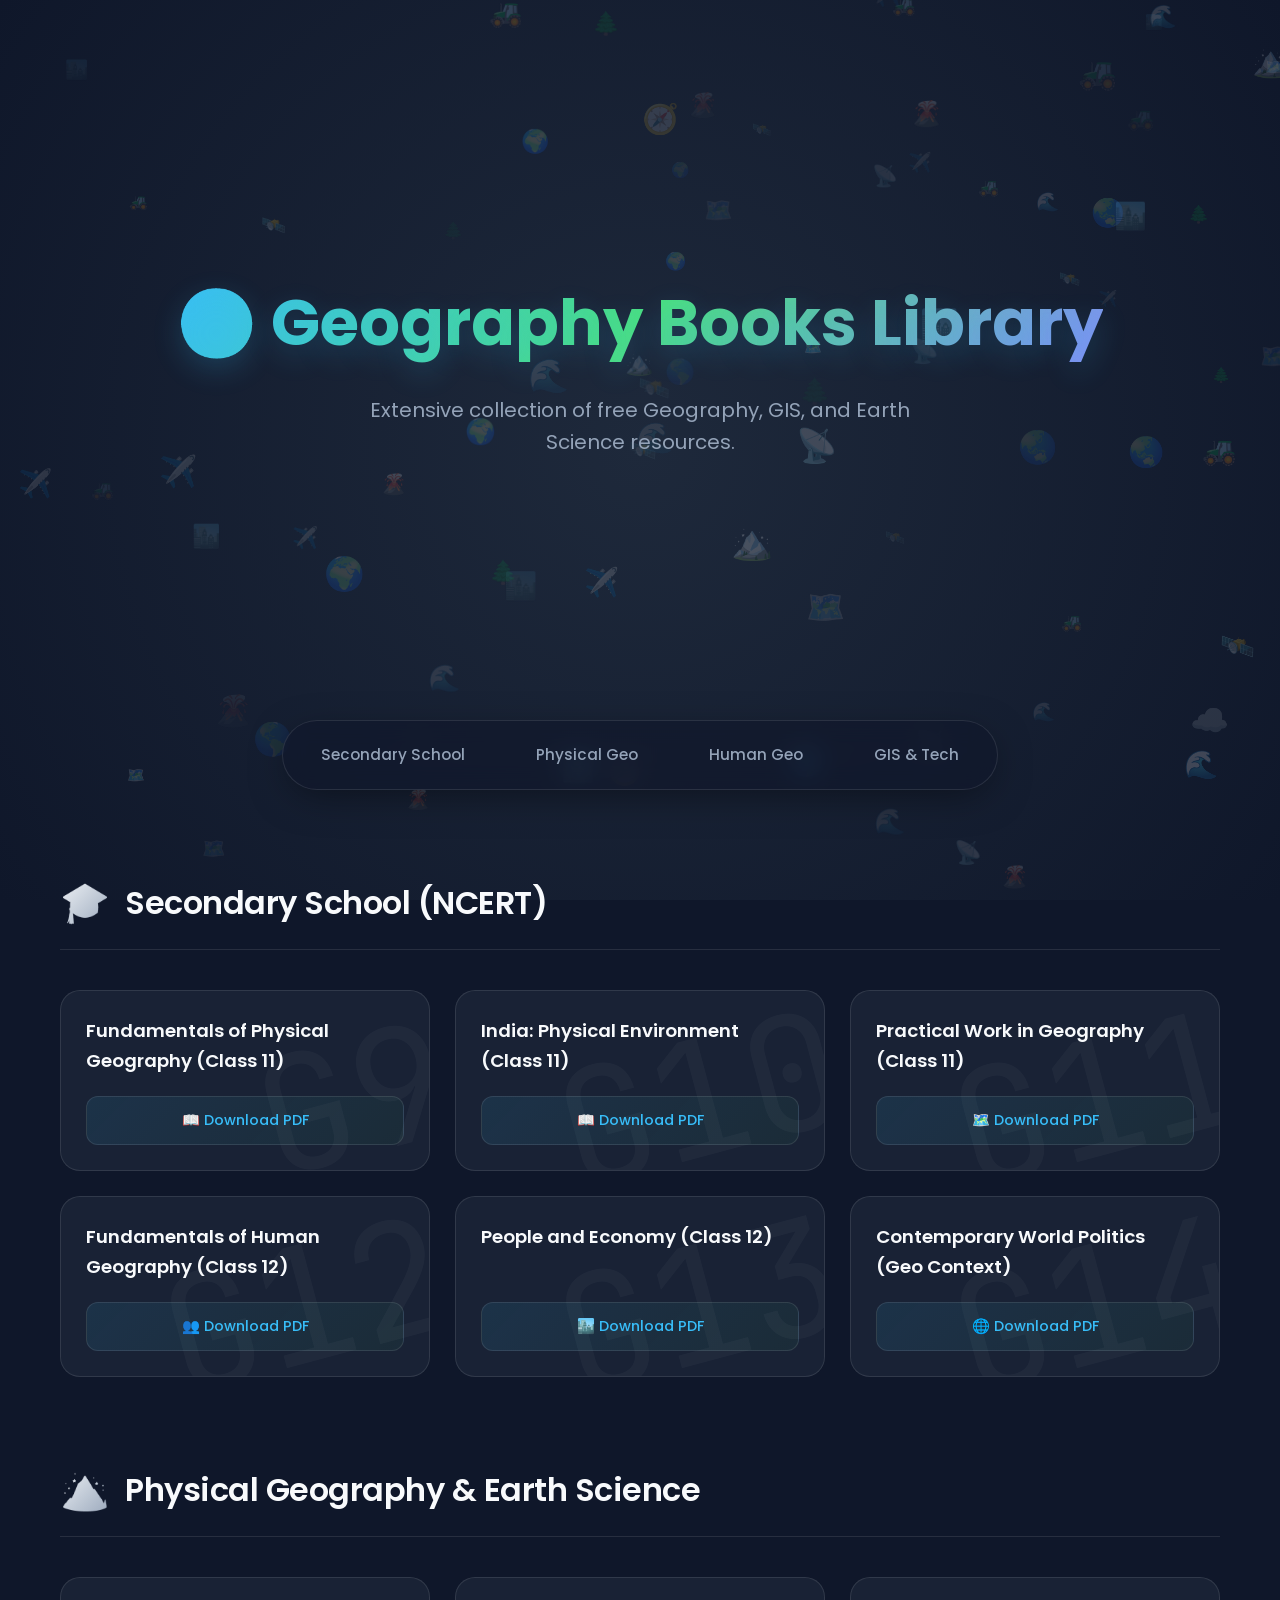
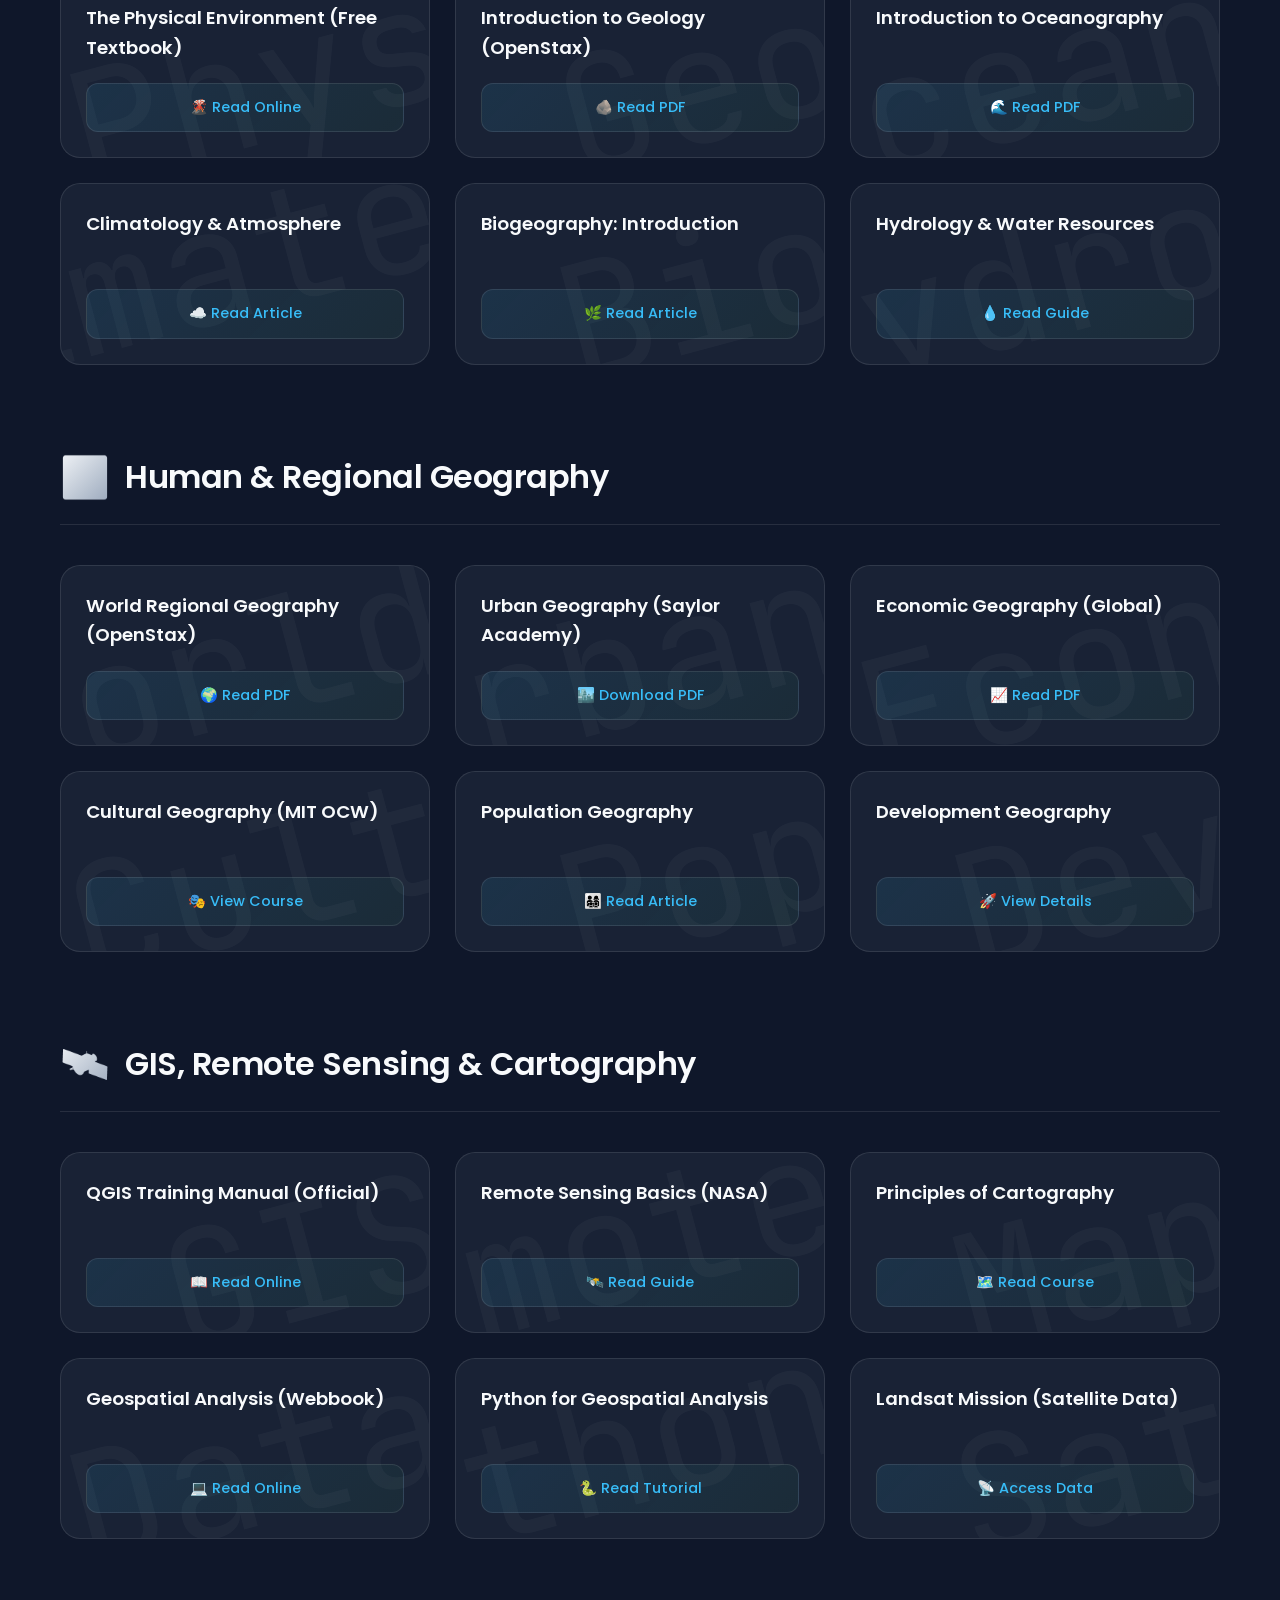
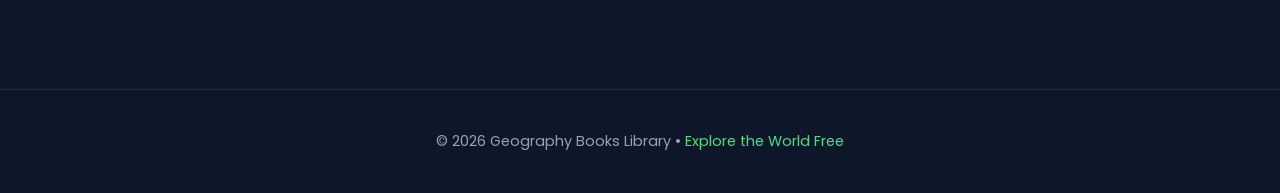
<file: library/geo.html>
<!DOCTYPE html>
<html lang="en">
<head>
<meta charset="UTF-8">
<meta name="viewport" content="width=device-width, initial-scale=1.0">
<title>Geography Books Library</title>

<link href="https://fonts.googleapis.com/css2?family=Poppins:wght@300;400;500;600;700&family=JetBrains+Mono:wght@400;700&display=swap" rel="stylesheet">

<style>
/* --- CSS VARIABLES & RESET --- */
:root {
    --bg-deep: #0f172a;
    --bg-surface: #1e293b;
    --primary: #38bdf8; /* Ocean Blue */
    --secondary: #818cf8; /* Indigo (Atmosphere) */
    --accent: #4ade80; /* Land Green */
    --glass-bg: rgba(30, 41, 59, 0.7);
    --glass-border: rgba(255, 255, 255, 0.1);
    --text-main: #f8fafc;
    --text-muted: #94a3b8;
    --shadow-lg: 0 10px 40px -10px rgba(0,0,0,0.5);
    --card-hover-transform: translateY(-8px);
}

* {
    margin: 0;
    padding: 0;
    box-sizing: border-box;
}

html {
    scroll-behavior: smooth;
}

body {
    font-family: 'Poppins', sans-serif;
    background-color: var(--bg-deep);
    color: var(--text-main);
    overflow-x: hidden;
    line-height: 1.6;
}

/* --- BACKGROUND ANIMATION CANVAS --- */
#geo-canvas {
    position: fixed;
    top: 0;
    left: 0;
    width: 100%;
    height: 100%;
    z-index: -1;
    pointer-events: none;
    background: radial-gradient(circle at 50% 50%, #1e293b 0%, #0f172a 100%);
}

/* --- HERO SECTION --- */
.hero {
    min-height: 80vh;
    display: flex;
    flex-direction: column;
    justify-content: center;
    align-items: center;
    text-align: center;
    padding: 100px 20px 50px;
    position: relative;
}

.hero h1 {
    font-size: clamp(2.5rem, 5vw, 4.5rem);
    font-weight: 700;
    background: linear-gradient(135deg, var(--primary), var(--accent), var(--secondary));
    -webkit-background-clip: text;
    -webkit-text-fill-color: transparent;
    margin-bottom: 20px;
    text-shadow: 0 10px 30px rgba(56, 189, 248, 0.2);
    animation: fadeInDown 1s ease-out;
}

.hero p {
    font-size: 1.25rem;
    color: var(--text-muted);
    max-width: 600px;
    margin-bottom: 40px;
    animation: fadeInUp 1s ease-out 0.3s backwards;
}

/* --- NAVIGATION --- */
nav {
    position: sticky;
    top: 20px;
    z-index: 100;
    display: flex;
    justify-content: center;
    gap: 15px;
    margin-bottom: 60px;
    padding: 10px;
    background: rgba(15, 23, 42, 0.6);
    backdrop-filter: blur(12px);
    border: 1px solid var(--glass-border);
    border-radius: 50px;
    width: fit-content;
    margin-left: auto;
    margin-right: auto;
    box-shadow: var(--shadow-lg);
    animation: fadeInUp 1s ease-out 0.6s backwards;
    flex-wrap: wrap;
}

nav a {
    padding: 12px 28px;
    border-radius: 30px;
    text-decoration: none;
    color: var(--text-muted);
    font-weight: 500;
    font-size: 0.95rem;
    transition: all 0.3s cubic-bezier(0.4, 0, 0.2, 1);
    position: relative;
    overflow: hidden;
}

nav a:hover, nav a.active {
    color: var(--bg-deep);
    background: var(--primary);
    box-shadow: 0 0 20px rgba(56, 189, 248, 0.4);
    transform: scale(1.05);
}

/* --- MAIN CONTAINER --- */
main {
    max-width: 1200px;
    margin: auto;
    padding: 0 20px 100px;
}

/* --- SECTION STYLING --- */
.section-title {
    display: flex;
    align-items: center;
    gap: 15px;
    margin-bottom: 40px;
    margin-top: 80px;
    padding-bottom: 15px;
    border-bottom: 1px solid var(--glass-border);
    opacity: 0;
    transform: translateY(20px);
    transition: all 0.8s ease;
}

.section-title.visible {
    opacity: 1;
    transform: translateY(0);
}

.section-title span {
    font-size: 2.5rem;
    background: linear-gradient(135deg, var(--text-main), var(--text-muted));
    -webkit-background-clip: text;
    -webkit-text-fill-color: transparent;
    font-family: 'JetBrains Mono', monospace;
}

.section-title h2 {
    font-size: 2rem;
    font-weight: 600;
    color: var(--text-main);
    letter-spacing: -0.5px;
}

/* --- BOOK GRID --- */
.books {
    display: grid;
    grid-template-columns: repeat(auto-fit, minmax(280px, 1fr));
    gap: 25px;
}

/* --- BOOK CARD (Glassmorphism & 3D) --- */
.book {
    background: var(--glass-bg);
    border: 1px solid var(--glass-border);
    border-radius: 20px;
    padding: 25px;
    position: relative;
    overflow: hidden;
    backdrop-filter: blur(10px);
    transition: all 0.4s ease;
    transform-style: preserve-3d;
    opacity: 0;
    transform: translateY(30px);
    display: flex;
    flex-direction: column;
    justify-content: space-between;
}

.book.visible {
    opacity: 1;
    transform: translateY(0);
}

.book:hover {
    transform: translateY(-10px) rotateX(2deg);
    border-color: rgba(74, 222, 128, 0.3);
    box-shadow: 0 20px 50px -12px rgba(74, 222, 128, 0.15);
    background: rgba(30, 41, 59, 0.9);
}

.book::before {
    content: attr(data-icon);
    position: absolute;
    top: -20px;
    right: -20px;
    font-size: 10rem;
    opacity: 0.03;
    transform: rotate(-15deg);
    font-family: 'JetBrains Mono', monospace;
    pointer-events: none;
    transition: all 0.5s ease;
}

.book:hover::before {
    opacity: 0.06;
    top: -30px;
    right: -30px;
}

.book-title {
    font-size: 1.15rem;
    font-weight: 600;
    margin-bottom: 20px;
    color: var(--text-main);
    position: relative;
    z-index: 1;
    min-height: 60px; /* Align buttons */
}

/* --- BUTTONS --- */
.book a, .btn-action {
    display: inline-flex;
    align-items: center;
    justify-content: center;
    padding: 12px 20px;
    border-radius: 12px;
    text-decoration: none;
    font-weight: 500;
    font-size: 0.9rem;
    background: linear-gradient(135deg, rgba(56, 189, 248, 0.1), rgba(74, 222, 128, 0.05));
    border: 1px solid var(--glass-border);
    color: var(--primary);
    transition: all 0.3s ease;
    width: 100%;
    position: relative;
    z-index: 1;
    overflow: hidden;
}

.book a:hover {
    background: var(--accent);
    color: var(--bg-deep);
    box-shadow: 0 0 25px rgba(74, 222, 128, 0.4);
}

/* --- FOOTER --- */
footer {
    text-align: center;
    padding: 40px 20px;
    background: rgba(15, 23, 42, 0.9);
    border-top: 1px solid var(--glass-border);
    color: var(--text-muted);
    font-size: 0.9rem;
    margin-top: 50px;
}

footer span {
    color: var(--accent);
}

@keyframes fadeInDown {
    from { opacity: 0; transform: translateY(-30px); }
    to { opacity: 1; transform: translateY(0); }
}

@keyframes fadeInUp {
    from { opacity: 0; transform: translateY(30px); }
    to { opacity: 1; transform: translateY(0); }
}

@media (max-width: 768px) {
    .hero h1 { font-size: 2.5rem; }
    nav { width: 95%; top: 10px; }
    .books { grid-template-columns: 1fr; }
}
</style>
</head>

<body>

<canvas id="geo-canvas"></canvas>

<section class="hero">
    <h1>🌍 Geography Books Library</h1>
    <p>Extensive collection of free Geography, GIS, and Earth Science resources.</p>
</section>

<!-- NAVIGATION -->
<nav>
    <a href="#secondary">Secondary School</a>
    <a href="#physical">Physical Geo</a>
    <a href="#human">Human Geo</a>
    <a href="#gis">GIS & Tech</a>
</nav>

<main>

<!-- SECONDARY SCHOOL -->
<div class="section-title" id="secondary">
    <span>🎓</span>
    <h2>Secondary School (NCERT)</h2>
</div>
<div class="books secondary">
    <div class="book" data-icon="G9">
        <div class="book-title">Fundamentals of Physical Geography (Class 11)</div>
        <a href="https://ncert.nic.in/textbook/pdf/kegy101.pdf" target="_blank">📖 Download PDF</a>
    </div>
    <div class="book" data-icon="G10">
        <div class="book-title">India: Physical Environment (Class 11)</div>
        <a href="https://ncert.nic.in/textbook/pdf/kegy102.pdf" target="_blank">📖 Download PDF</a>
    </div>
    <div class="book" data-icon="G11">
        <div class="book-title">Practical Work in Geography (Class 11)</div>
        <a href="https://ncert.nic.in/textbook/pdf/kegy103.pdf" target="_blank">🗺️ Download PDF</a>
    </div>
    <div class="book" data-icon="G12">
        <div class="book-title">Fundamentals of Human Geography (Class 12)</div>
        <a href="https://ncert.nic.in/textbook/pdf/legy101.pdf" target="_blank">👥 Download PDF</a>
    </div>
    <div class="book" data-icon="G13">
        <div class="book-title">People and Economy (Class 12)</div>
        <a href="https://ncert.nic.in/textbook/pdf/legy103.pdf" target="_blank">🏙️ Download PDF</a>
    </div>
    <div class="book" data-icon="G14">
        <div class="book-title">Contemporary World Politics (Geo Context)</div>
        <a href="https://ncert.nic.in/textbox/pdf/leph101.pdf" target="_blank">🌐 Download PDF</a>
    </div>
</div>

<!-- PHYSICAL GEOGRAPHY -->
<div class="section-title" id="physical">
    <span>🏔️</span>
    <h2>Physical Geography & Earth Science</h2>
</div>
<div class="books physical">
    <div class="book" data-icon="Phys">
        <div class="book-title">The Physical Environment (Free Textbook)</div>
        <a href="https://www.physicalgeography.net/fundamentals/contents.html" target="_blank">🌋 Read Online</a>
    </div>
    <div class="book" data-icon="Geo">
        <div class="book-title">Introduction to Geology (OpenStax)</div>
        <a href="https://openstax.org/details/books/introduction-geology" target="_blank">🪨 Read PDF</a>
    </div>
    <div class="book" data-icon="Ocean">
        <div class="book-title">Introduction to Oceanography</div>
        <a href="https://open.umn.edu/opentextbooks/textbooks/introduction-to-oceanography" target="_blank">🌊 Read PDF</a>
    </div>
    <div class="book" data-icon="Climate">
        <div class="book-title">Climatology & Atmosphere</div>
        <a href="https://www.britannica.com/science/climatology" target="_blank">☁️ Read Article</a>
    </div>
    <div class="book" data-icon="Bio">
        <div class="book-title">Biogeography: Introduction</div>
        <a href="https://www.nature.com/scitable/knowledge/library/biogeography-13227831/" target="_blank">🌿 Read Article</a>
    </div>
    <div class="book" data-icon="Hydro">
        <div class="book-title">Hydrology & Water Resources</div>
        <a href="https://usgs.gov/special-topics/water-science-school" target="_blank">💧 Read Guide</a>
    </div>
</div>

<!-- HUMAN GEOGRAPHY -->
<div class="section-title" id="human">
    <span>🏙️</span>
    <h2>Human & Regional Geography</h2>
</div>
<div class="books human">
    <div class="book" data-icon="World">
        <div class="book-title">World Regional Geography (OpenStax)</div>
        <a href="https://openstax.org/details/books/world-regional-geography" target="_blank">🌍 Read PDF</a>
    </div>
    <div class="book" data-icon="Urban">
        <div class="book-title">Urban Geography (Saylor Academy)</div>
        <a href="https://resources.saylor.org/wwwresources/archived/site/textbooks/Urban%20Geography.pdf" target="_blank">🏙️ Download PDF</a>
    </div>
    <div class="book" data-icon="Econ">
        <div class="book-title">Economic Geography (Global)</div>
        <a href="https://open.umn.edu/opentextbooks/textbooks/world-regional-geography-people-places-and-globalization" target="_blank">📈 Read PDF</a>
    </div>
    <div class="book" data-icon="Cult">
        <div class="book-title">Cultural Geography (MIT OCW)</div>
        <a href="https://ocw.mit.edu/courses/11-401-introduction-to-housing-community-and-economic-development-fall-2005/" target="_blank">🎭 View Course</a>
    </div>
    <div class="book" data-icon="Pop">
        <div class="book-title">Population Geography</div>
        <a href="https://www.britannica.com/science/population-geography" target="_blank">👨‍👩‍👧‍👦 Read Article</a>
    </div>
    <div class="book" data-icon="Dev">
        <div class="book-title">Development Geography</div>
        <a href="https://www.routledge.com/Development-Geography/Routledge/p/book/9781138653362" target="_blank">🚀 View Details</a>
    </div>
</div>

<!-- GIS & TECHNOLOGY -->
<div class="section-title" id="gis">
    <span>🛰️</span>
    <h2>GIS, Remote Sensing & Cartography</h2>
</div>
<div class="books gis">
    <div class="book" data-icon="GIS">
        <div class="book-title">QGIS Training Manual (Official)</div>
        <a href="https://docs.qgis.org/3.28/en/docs/training_manual/" target="_blank">📖 Read Online</a>
    </div>
    <div class="book" data-icon="Remote">
        <div class="book-title">Remote Sensing Basics (NASA)</div>
        <a href="https://earthobservatory.nasa.gov/features/RemoteSensing/" target="_blank">🛰️ Read Guide</a>
    </div>
    <div class="book" data-icon="Map">
        <div class="book-title">Principles of Cartography</div>
        <a href="https://www.e-education.psu.edu/geog486/" target="_blank">🗺️ Read Course</a>
    </div>
    <div class="book" data-icon="Data">
        <div class="book-title">Geospatial Analysis (Webbook)</div>
        <a href="https://www.spatialanalysisonline.com/" target="_blank">💻 Read Online</a>
    </div>
    <div class="book" data-icon="Python">
        <div class="book-title">Python for Geospatial Analysis</div>
        <a href="https://automating-gis-processes.github.io/site/" target="_blank">🐍 Read Tutorial</a>
    </div>
    <div class="book" data-icon="Sat">
        <div class="book-title">Landsat Mission (Satellite Data)</div>
        <a href="https://landsat.gsfc.nasa.gov/" target="_blank">📡 Access Data</a>
    </div>
</div>

</main>

<footer>
    © 2026 Geography Books Library • <span>Explore the World Free</span>
</footer>

<script>
    /**
     * ANIMATION ENGINE
     * Handles the floating geographical icons background
     * and scroll reveal interactions.
     */
    
    const canvas = document.getElementById('geo-canvas');
    const ctx = canvas.getContext('2d');

    let width, height;
    let particles = [];

    // Expanded set of Geography symbols
    const symbols = ['🌍', '🌎', '🌏', '🗺️', '🧭', '🏔️', '🌊', '🌲', '☁️', '✈️', '🛰️', '🏙️', '🌋', '🚜', '📡'];

    function resize() {
        width = canvas.width = window.innerWidth;
        height = canvas.height = window.innerHeight;
    }

    class Particle {
        constructor() {
            this.reset();
            this.y = Math.random() * height;
        }

        reset() {
            this.x = Math.random() * width;
            this.y = height + 50;
            this.speed = 0.5 + Math.random() * 1.5;
            this.symbol = symbols[Math.floor(Math.random() * symbols.length)];
            this.size = 14 + Math.random() * 20;
            this.opacity = 0.05 + Math.random() * 0.15;
            this.drift = (Math.random() - 0.5) * 0.5;
        }

        update() {
            this.y -= this.speed;
            this.x += this.drift;

            if (this.y < -50) {
                this.reset();
            }
        }

        draw() {
            ctx.font = `${this.size}px 'JetBrains Mono'`;
            ctx.fillStyle = `rgba(148, 163, 184, ${this.opacity})`;
            ctx.fillText(this.symbol, this.x, this.y);
        }
    }

    function initParticles() {
        particles = [];
        const particleCount = Math.min(window.innerWidth / 12, 80); // Slightly more particles for richness
        for (let i = 0; i < particleCount; i++) {
            particles.push(new Particle());
        }
    }

    function animate() {
        ctx.clearRect(0, 0, width, height);
        particles.forEach(p => {
            p.update();
            p.draw();
        });
        requestAnimationFrame(animate);
    }

    function setupScrollAnimations() {
        const observerOptions = {
            threshold: 0.1,
            rootMargin: "0px 0px -50px 0px"
        };

        const observer = new IntersectionObserver((entries) => {
            entries.forEach(entry => {
                if (entry.isIntersecting) {
                    entry.target.classList.add('visible');
                    observer.unobserve(entry.target);
                }
            });
        }, observerOptions);

        const elementsToAnimate = document.querySelectorAll('.section-title, .book');
        elementsToAnimate.forEach(el => observer.observe(el));
    }

    window.addEventListener('resize', () => {
        resize();
        initParticles();
    });

    document.addEventListener('DOMContentLoaded', () => {
        resize();
        initParticles();
        animate();
        setupScrollAnimations();
    });

</script>
</body>
</html>
</file>
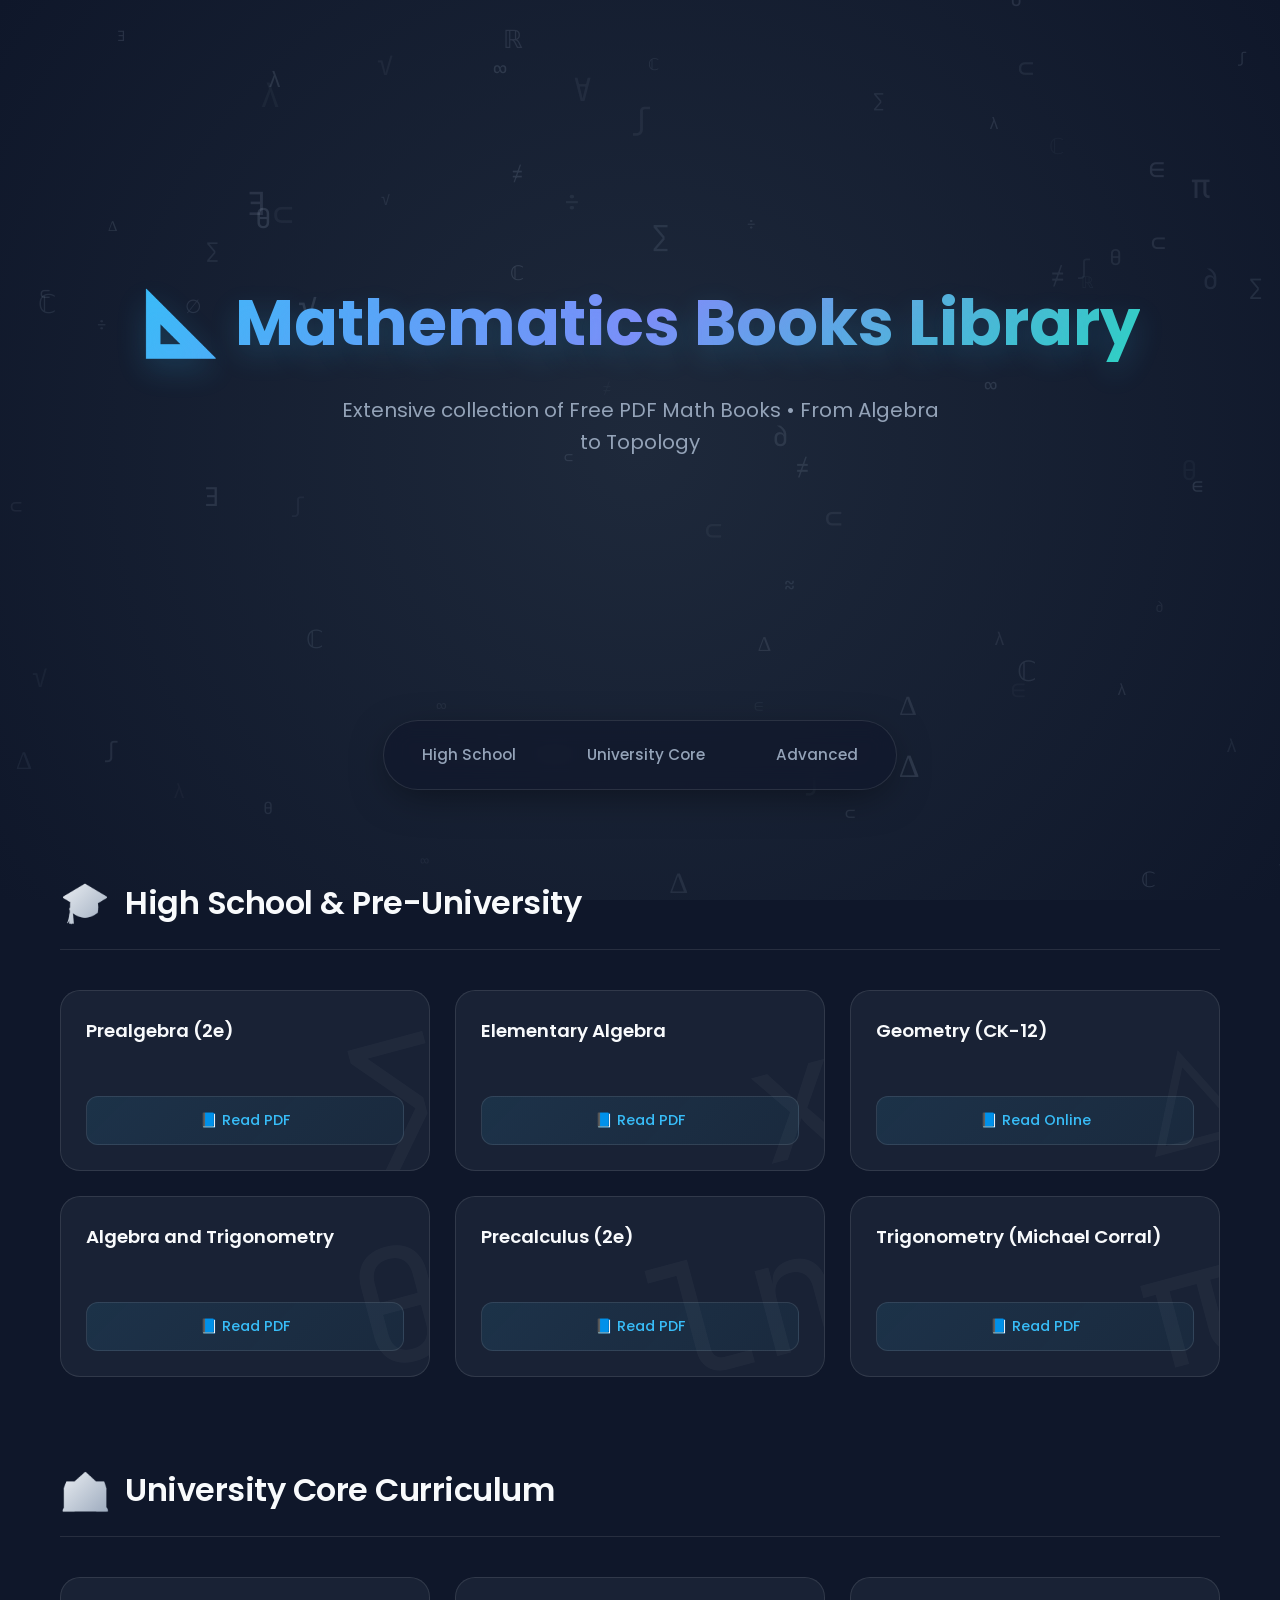
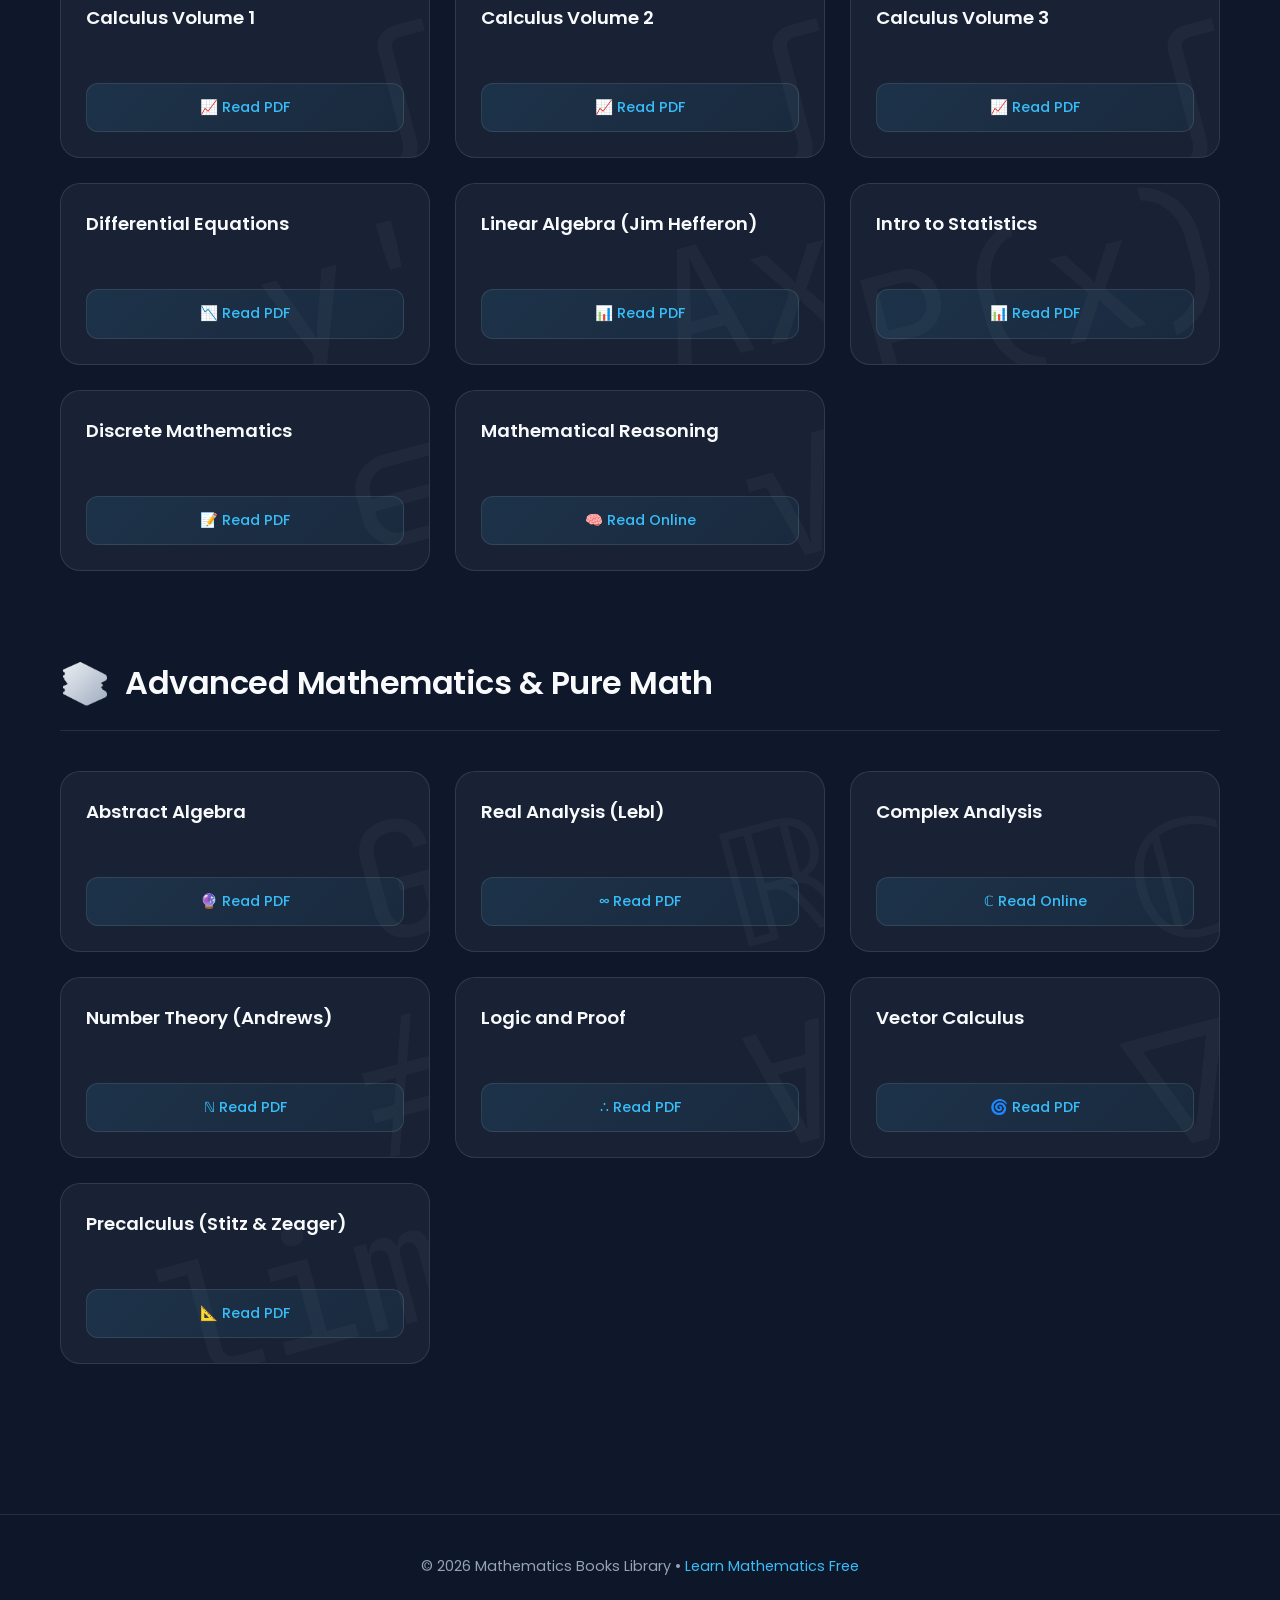
<file: library/math.html>
<!DOCTYPE html>
<html lang="en">
<head>
<meta charset="UTF-8">
<meta name="viewport" content="width=device-width, initial-scale=1.0">
<title>Mathematics Books Library</title>

<link href="https://fonts.googleapis.com/css2?family=Poppins:wght@300;400;500;600;700&family=JetBrains+Mono:wght@400;700&display=swap" rel="stylesheet">

<style>
/* --- CSS VARIABLES & RESET --- */
:root {
    --bg-deep: #0f172a;
    --bg-surface: #1e293b;
    --primary: #38bdf8; /* Cyan/Blue */
    --secondary: #818cf8; /* Indigo */
    --accent: #2dd4bf; /* Teal */
    --glass-bg: rgba(30, 41, 59, 0.7);
    --glass-border: rgba(255, 255, 255, 0.1);
    --text-main: #f8fafc;
    --text-muted: #94a3b8;
    --shadow-lg: 0 10px 40px -10px rgba(0,0,0,0.5);
    --card-hover-transform: translateY(-8px);
}

* {
    margin: 0;
    padding: 0;
    box-sizing: border-box;
}

html {
    scroll-behavior: smooth;
}

body {
    font-family: 'Poppins', sans-serif;
    background-color: var(--bg-deep);
    color: var(--text-main);
    overflow-x: hidden;
    line-height: 1.6;
}

/* --- BACKGROUND ANIMATION CANVAS --- */
#math-canvas {
    position: fixed;
    top: 0;
    left: 0;
    width: 100%;
    height: 100%;
    z-index: -1;
    pointer-events: none;
    background: radial-gradient(circle at 50% 50%, #1e293b 0%, #0f172a 100%);
}

/* --- HERO SECTION --- */
.hero {
    min-height: 80vh;
    display: flex;
    flex-direction: column;
    justify-content: center;
    align-items: center;
    text-align: center;
    padding: 100px 20px 50px;
    position: relative;
}

.hero h1 {
    font-size: clamp(2.5rem, 5vw, 4.5rem);
    font-weight: 700;
    background: linear-gradient(135deg, var(--primary), var(--secondary), var(--accent));
    -webkit-background-clip: text;
    -webkit-text-fill-color: transparent;
    margin-bottom: 20px;
    text-shadow: 0 10px 30px rgba(56, 189, 248, 0.2);
    animation: fadeInDown 1s ease-out;
}

.hero p {
    font-size: 1.25rem;
    color: var(--text-muted);
    max-width: 600px;
    margin-bottom: 40px;
    animation: fadeInUp 1s ease-out 0.3s backwards;
}

/* --- NAVIGATION --- */
nav {
    position: sticky;
    top: 20px;
    z-index: 100;
    display: flex;
    justify-content: center;
    gap: 15px;
    margin-bottom: 60px;
    padding: 10px;
    background: rgba(15, 23, 42, 0.6);
    backdrop-filter: blur(12px);
    border: 1px solid var(--glass-border);
    border-radius: 50px;
    width: fit-content;
    margin-left: auto;
    margin-right: auto;
    box-shadow: var(--shadow-lg);
    animation: fadeInUp 1s ease-out 0.6s backwards;
    flex-wrap: wrap;
}

nav a {
    padding: 12px 28px;
    border-radius: 30px;
    text-decoration: none;
    color: var(--text-muted);
    font-weight: 500;
    font-size: 0.95rem;
    transition: all 0.3s cubic-bezier(0.4, 0, 0.2, 1);
    position: relative;
    overflow: hidden;
}

nav a:hover, nav a.active {
    color: var(--bg-deep);
    background: var(--primary);
    box-shadow: 0 0 20px rgba(56, 189, 248, 0.4);
    transform: scale(1.05);
}

/* --- MAIN CONTAINER --- */
main {
    max-width: 1200px;
    margin: auto;
    padding: 0 20px 100px;
}

/* --- SECTION STYLING --- */
.section-title {
    display: flex;
    align-items: center;
    gap: 15px;
    margin-bottom: 40px;
    margin-top: 80px;
    padding-bottom: 15px;
    border-bottom: 1px solid var(--glass-border);
    opacity: 0;
    transform: translateY(20px);
    transition: all 0.8s ease;
}

.section-title.visible {
    opacity: 1;
    transform: translateY(0);
}

.section-title span {
    font-size: 2.5rem;
    background: linear-gradient(135deg, var(--text-main), var(--text-muted));
    -webkit-background-clip: text;
    -webkit-text-fill-color: transparent;
    font-family: 'JetBrains Mono', monospace;
}

.section-title h2 {
    font-size: 2rem;
    font-weight: 600;
    color: var(--text-main);
    letter-spacing: -0.5px;
}

/* --- BOOK GRID --- */
.books {
    display: grid;
    grid-template-columns: repeat(auto-fit, minmax(280px, 1fr));
    gap: 25px;
}

/* --- BOOK CARD (Glassmorphism & 3D) --- */
.book {
    background: var(--glass-bg);
    border: 1px solid var(--glass-border);
    border-radius: 20px;
    padding: 25px;
    position: relative;
    overflow: hidden;
    backdrop-filter: blur(10px);
    transition: all 0.4s ease;
    transform-style: preserve-3d;
    opacity: 0;
    transform: translateY(30px);
    display: flex;
    flex-direction: column;
    justify-content: space-between;
}

.book.visible {
    opacity: 1;
    transform: translateY(0);
}

.book:hover {
    transform: translateY(-10px) rotateX(2deg);
    border-color: rgba(56, 189, 248, 0.3);
    box-shadow: 0 20px 50px -12px rgba(56, 189, 248, 0.15);
    background: rgba(30, 41, 59, 0.9);
}

/* Decorative background icon */
.book::before {
    content: attr(data-icon);
    position: absolute;
    top: -20px;
    right: -20px;
    font-size: 10rem;
    opacity: 0.03;
    transform: rotate(-15deg);
    font-family: 'JetBrains Mono', monospace;
    pointer-events: none;
    transition: all 0.5s ease;
}

.book:hover::before {
    opacity: 0.06;
    top: -30px;
    right: -30px;
}

.book-title {
    font-size: 1.15rem;
    font-weight: 600;
    margin-bottom: 20px;
    color: var(--text-main);
    position: relative;
    z-index: 1;
    min-height: 60px; /* Align buttons */
}

/* --- BUTTONS --- */
.book a, .btn-action {
    display: inline-flex;
    align-items: center;
    justify-content: center;
    padding: 12px 20px;
    border-radius: 12px;
    text-decoration: none;
    font-weight: 500;
    font-size: 0.9rem;
    background: linear-gradient(135deg, rgba(56, 189, 248, 0.1), rgba(56, 189, 248, 0.05));
    border: 1px solid var(--glass-border);
    color: var(--primary);
    transition: all 0.3s ease;
    width: 100%;
    position: relative;
    z-index: 1;
    overflow: hidden;
}

.book a:hover {
    background: var(--primary);
    color: var(--bg-deep);
    box-shadow: 0 0 25px rgba(56, 189, 248, 0.4);
}

/* --- FOOTER --- */
footer {
    text-align: center;
    padding: 40px 20px;
    background: rgba(15, 23, 42, 0.9);
    border-top: 1px solid var(--glass-border);
    color: var(--text-muted);
    font-size: 0.9rem;
    margin-top: 50px;
}

footer span {
    color: var(--primary);
}

/* --- ANIMATION KEYFRAMES --- */
@keyframes fadeInDown {
    from { opacity: 0; transform: translateY(-30px); }
    to { opacity: 1; transform: translateY(0); }
}

@keyframes fadeInUp {
    from { opacity: 0; transform: translateY(30px); }
    to { opacity: 1; transform: translateY(0); }
}

/* --- RESPONSIVE ADJUSTMENTS --- */
@media (max-width: 768px) {
    .hero h1 { font-size: 2.5rem; }
    nav { width: 90%; flex-wrap: wrap; top: 10px; }
    .books { grid-template-columns: 1fr; }
}
</style>
</head>

<body>

<!-- Background Animation Canvas -->
<canvas id="math-canvas"></canvas>

<section class="hero">
    <h1>📐 Mathematics Books Library</h1>
    <p>Extensive collection of Free PDF Math Books • From Algebra to Topology</p>
</section>

<!-- NAVIGATION -->
<nav>
    <a href="#secondary">High School</a>
    <a href="#university">University Core</a>
    <a href="#advanced">Advanced</a>
</nav>

<main>

<!-- SECONDARY / HIGH SCHOOL -->
<div class="section-title" id="secondary">
    <span>🎓</span>
    <h2>High School & Pre-University</h2>
</div>
<div class="books secondary">
    <div class="book" data-icon="∑">
        <div class="book-title">Prealgebra (2e)</div>
        <a href="https://openstax.org/details/books/prealgebra-2e" target="_blank">📘 Read PDF</a>
    </div>
    <div class="book" data-icon="x">
        <div class="book-title">Elementary Algebra</div>
        <a href="https://openstax.org/details/books/elementary-algebra" target="_blank">📘 Read PDF</a>
    </div>
    <div class="book" data-icon="△">
        <div class="book-title">Geometry (CK-12)</div>
        <a href="https://www.ck12.org/c/geometry/" target="_blank">📘 Read Online</a>
    </div>
    <div class="book" data-icon="θ">
        <div class="book-title">Algebra and Trigonometry</div>
        <a href="https://openstax.org/details/books/algebra-and-trigonometry" target="_blank">📘 Read PDF</a>
    </div>
    <div class="book" data-icon="ln">
        <div class="book-title">Precalculus (2e)</div>
        <a href="https://openstax.org/details/books/precalculus-2e" target="_blank">📘 Read PDF</a>
    </div>
    <div class="book" data-icon="π">
        <div class="book-title">Trigonometry (Michael Corral)</div>
        <a href="https://www.mecmath.net/trig/" target="_blank">📘 Read PDF</a>
    </div>
</div>

<!-- UNIVERSITY CORE -->
<div class="section-title" id="university">
    <span>🏫</span>
    <h2>University Core Curriculum</h2>
</div>
<div class="books university">
    <div class="book" data-icon="∫">
        <div class="book-title">Calculus Volume 1</div>
        <a href="https://openstax.org/details/books/calculus-volume-1" target="_blank">📈 Read PDF</a>
    </div>
    <div class="book" data-icon="∫">
        <div class="book-title">Calculus Volume 2</div>
        <a href="https://openstax.org/details/books/calculus-volume-2" target="_blank">📈 Read PDF</a>
    </div>
    <div class="book" data-icon="∫">
        <div class="book-title">Calculus Volume 3</div>
        <a href="https://openstax.org/details/books/calculus-volume-3" target="_blank">📈 Read PDF</a>
    </div>
    <div class="book" data-icon="y'">
        <div class="book-title">Differential Equations</div>
        <a href="https://openstax.org/details/books/differential-equations" target="_blank">📉 Read PDF</a>
    </div>
    <div class="book" data-icon="Ax">
        <div class="book-title">Linear Algebra (Jim Hefferon)</div>
        <a href="https://joshua.smcvt.edu/linearalgebra/" target="_blank">📊 Read PDF</a>
    </div>
    <div class="book" data-icon="P(x)">
        <div class="book-title">Intro to Statistics</div>
        <a href="https://openstax.org/details/books/introductory-statistics" target="_blank">📊 Read PDF</a>
    </div>
    <div class="book" data-icon="∈">
        <div class="book-title">Discrete Mathematics</div>
        <a href="https://open.umn.edu/opentextbooks/textbooks/discrete-mathematics-an-open-introduction" target="_blank">📝 Read PDF</a>
    </div>
    <div class="book" data-icon="√">
        <div class="book-title">Mathematical Reasoning</div>
        <a href="https://www.apexcalculus.com/" target="_blank">🧠 Read Online</a>
    </div>
</div>

<!-- ADVANCED / OTHER -->
<div class="section-title" id="advanced">
    <span>📚</span>
    <h2>Advanced Mathematics & Pure Math</h2>
</div>
<div class="books advanced">
    <div class="book" data-icon="G">
        <div class="book-title">Abstract Algebra</div>
        <a href="http://abstract.ups.edu/" target="_blank">🔮 Read PDF</a>
    </div>
    <div class="book" data-icon="ℝ">
        <div class="book-title">Real Analysis (Lebl)</div>
        <a href="https://www.jirka.org/ra/" target="_blank">∞ Read PDF</a>
    </div>
    <div class="book" data-icon="ℂ">
        <div class="book-title">Complex Analysis</div>
        <a href="https://math.libretexts.org/Bookshelves/Analysis/Book%3A_Complex_Variables_with_Applications_(Orloff)" target="_blank">ℂ Read Online</a>
    </div>
    <div class="book" data-icon="≠">
        <div class="book-title">Number Theory (Andrews)</div>
        <a href="https://archive.org/details/NumberTheory" target="_blank">ℕ Read PDF</a>
    </div>
    <div class="book" data-icon="∀">
        <div class="book-title">Logic and Proof</div>
        <a href="https://textbooks.opensuny.org/logic-and-proof/" target="_blank">∴ Read PDF</a>
    </div>
    <div class="book" data-icon="∇">
        <div class="book-title">Vector Calculus</div>
        <a href="https://www.mecmath.net/" target="_blank">🌀 Read PDF</a>
    </div>
    <div class="book" data-icon="lim">
        <div class="book-title">Precalculus (Stitz & Zeager)</div>
        <a href="https://stitz-zeager.com/" target="_blank">📐 Read PDF</a>
    </div>
</div>

</main>

<footer>
    © 2026 Mathematics Books Library • <span>Learn Mathematics Free</span>
</footer>

<script>
    /**
     * ANIMATION ENGINE
     * Handles the floating mathematical symbols background
     * and scroll reveal interactions.
     */
    
    // --- Canvas Animation ---
    const canvas = document.getElementById('math-canvas');
    const ctx = canvas.getContext('2d');

    let width, height;
    let particles = [];

    // Expanded Math symbols
    const symbols = ['π', '∑', '∫', '∞', '√', '∆', 'θ', 'λ', '÷', '≈', '≠', '∫', '∂', 'ℝ', 'ℂ', '∀', '∃', '∅', '∈', '⊂'];

    function resize() {
        width = canvas.width = window.innerWidth;
        height = canvas.height = window.innerHeight;
    }

    class Particle {
        constructor() {
            this.reset();
            this.y = Math.random() * height;
        }

        reset() {
            this.x = Math.random() * width;
            this.y = height + 50;
            this.speed = 0.5 + Math.random() * 1.5;
            this.symbol = symbols[Math.floor(Math.random() * symbols.length)];
            this.size = 14 + Math.random() * 20;
            this.opacity = 0.05 + Math.random() * 0.15;
            this.drift = (Math.random() - 0.5) * 0.5;
        }

        update() {
            this.y -= this.speed;
            this.x += this.drift;

            if (this.y < -50) {
                this.reset();
            }
        }

        draw() {
            ctx.font = `${this.size}px 'JetBrains Mono'`;
            ctx.fillStyle = `rgba(148, 163, 184, ${this.opacity})`; // Slate color
            ctx.fillText(this.symbol, this.x, this.y);
        }
    }

    function initParticles() {
        particles = [];
        const particleCount = Math.min(window.innerWidth / 12, 80); // More particles for denser look
        for (let i = 0; i < particleCount; i++) {
            particles.push(new Particle());
        }
    }

    function animate() {
        ctx.clearRect(0, 0, width, height);
        particles.forEach(p => {
            p.update();
            p.draw();
        });
        requestAnimationFrame(animate);
    }

    // --- Intersection Observer for Scroll Animations ---
    function setupScrollAnimations() {
        const observerOptions = {
            threshold: 0.1,
            rootMargin: "0px 0px -50px 0px"
        };

        const observer = new IntersectionObserver((entries) => {
            entries.forEach(entry => {
                if (entry.isIntersecting) {
                    entry.target.classList.add('visible');
                    observer.unobserve(entry.target); // Only animate once
                }
            });
        }, observerOptions);

        const elementsToAnimate = document.querySelectorAll('.section-title, .book');
        elementsToAnimate.forEach(el => observer.observe(el));
    }

    // --- Initialization ---
    window.addEventListener('resize', () => {
        resize();
        initParticles();
    });

    document.addEventListener('DOMContentLoaded', () => {
        resize();
        initParticles();
        animate();
        setupScrollAnimations();
    });

</script>
</body>
</html>
</file>
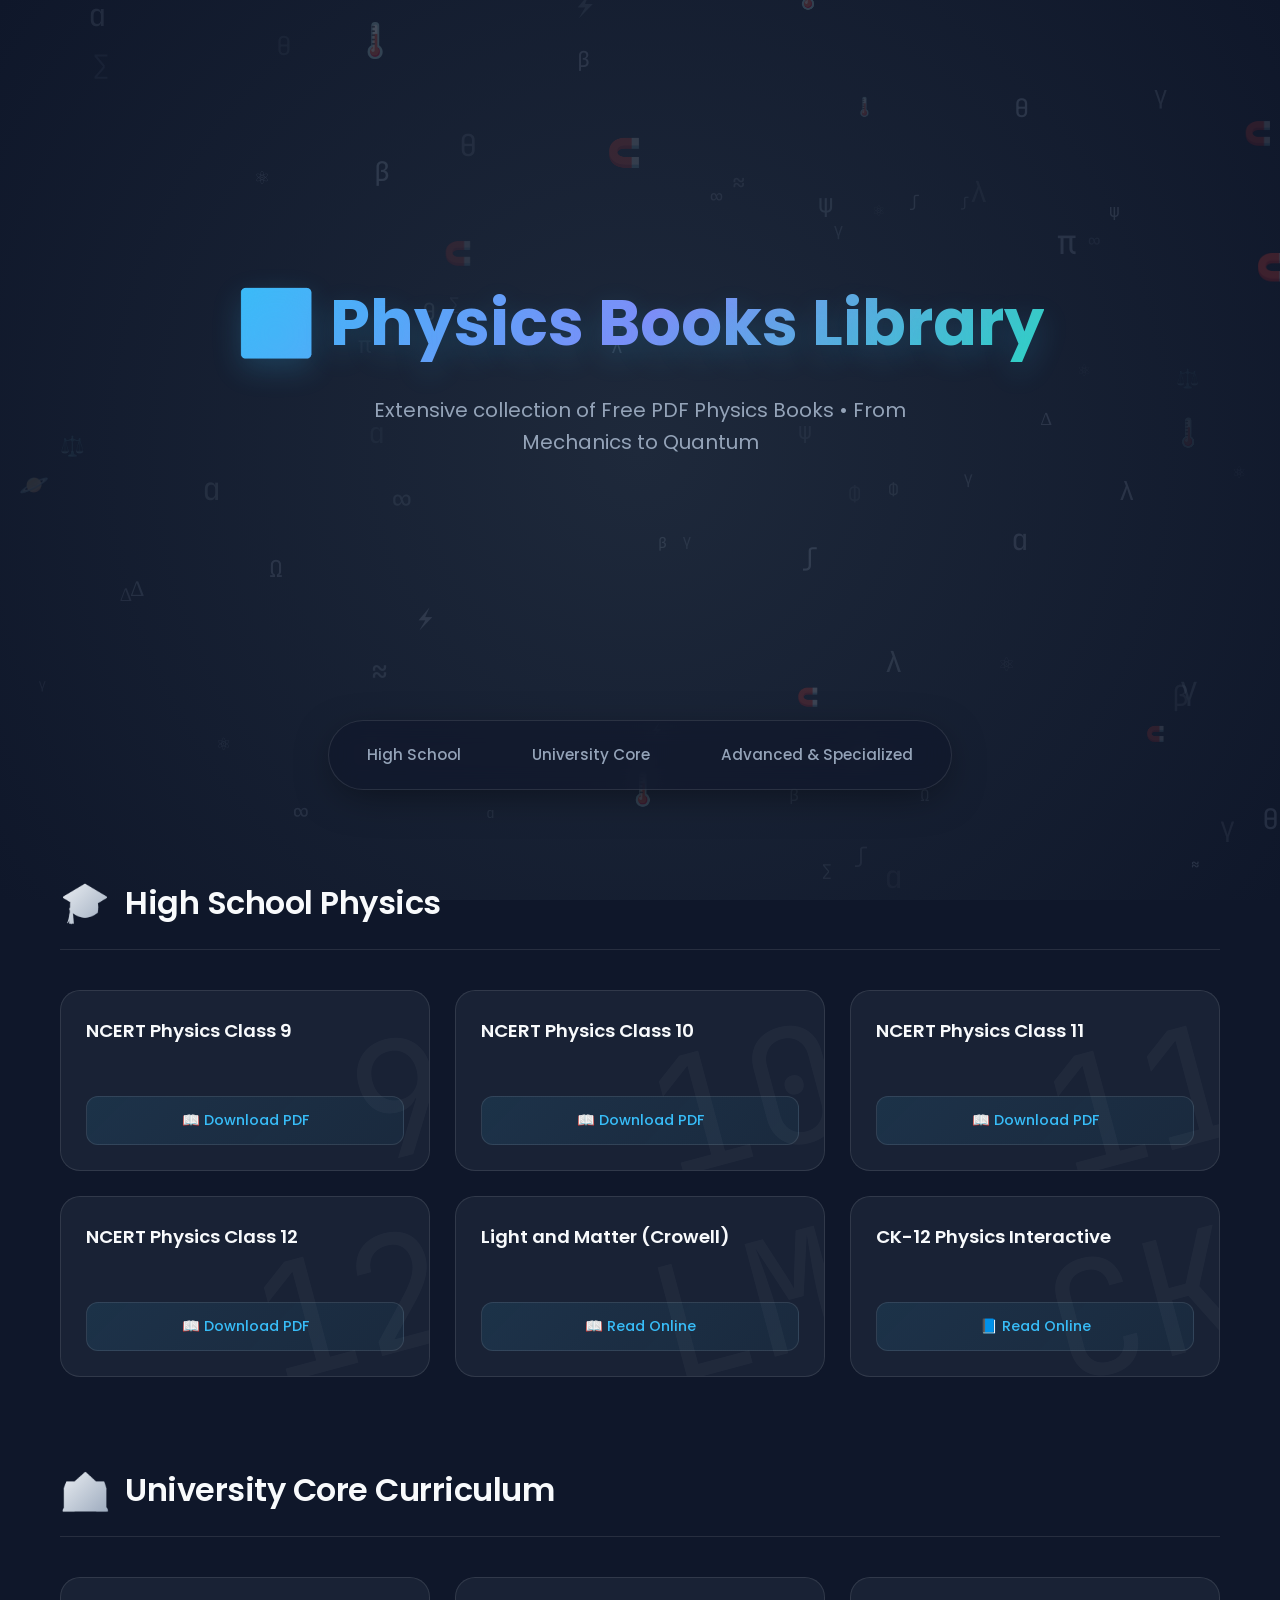
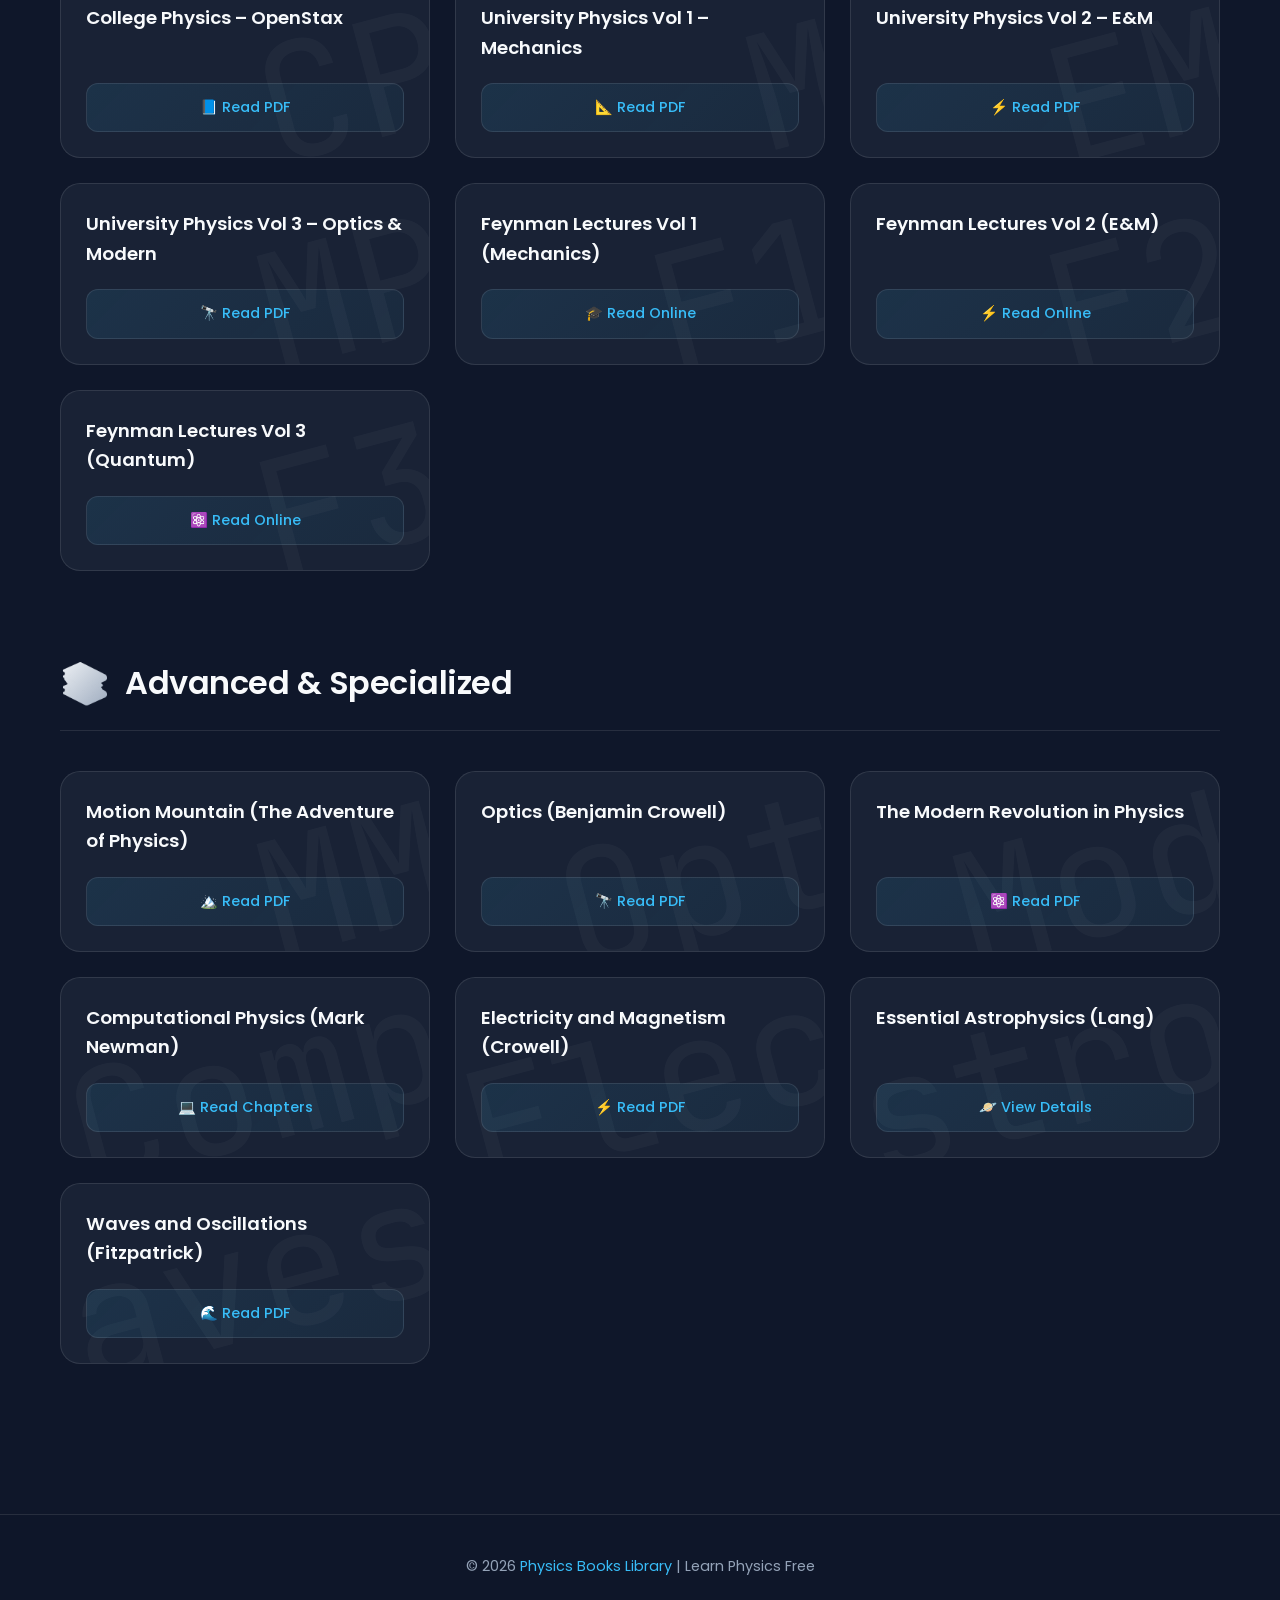
<file: library/phyisc.html>
<!DOCTYPE html>
<html lang="en">
<head>
<meta charset="UTF-8">
<meta name="viewport" content="width=device-width, initial-scale=1.0">
<title>Physics Books Library</title>

<link href="https://fonts.googleapis.com/css2?family=Poppins:wght@300;400;500;600;700&family=JetBrains+Mono:wght@400;700&display=swap" rel="stylesheet">

<style>
/* --- CSS VARIABLES & RESET (MATCHING MATH THEME) --- */
:root {
    --bg-deep: #0f172a;       /* Same Deep Blue/Black */
    --bg-surface: #1e293b;    /* Same Dark Navy */
    --primary: #38bdf8;       /* Cyan/Blue (From Math site) */
    --secondary: #818cf8;     /* Indigo (From Math site) */
    --accent: #2dd4bf;        /* Teal (From Math site) */
    --glass-bg: rgba(30, 41, 59, 0.7);
    --glass-border: rgba(255, 255, 255, 0.1);
    --text-main: #f8fafc;
    --text-muted: #94a3b8;
    --shadow-lg: 0 10px 40px -10px rgba(0,0,0,0.5);
    --card-hover-transform: translateY(-8px);
}

* {
    margin: 0;
    padding: 0;
    box-sizing: border-box;
}

html {
    scroll-behavior: smooth;
}

body {
    font-family: 'Poppins', sans-serif;
    background-color: var(--bg-deep);
    color: var(--text-main);
    overflow-x: hidden;
    line-height: 1.6;
}

/* --- BACKGROUND ANIMATION CANVAS --- */
#math-canvas {
    position: fixed;
    top: 0;
    left: 0;
    width: 100%;
    height: 100%;
    z-index: -1;
    pointer-events: none;
    background: radial-gradient(circle at 50% 50%, #1e293b 0%, #0f172a 100%);
}

/* --- HERO SECTION --- */
.hero {
    min-height: 80vh;
    display: flex;
    flex-direction: column;
    justify-content: center;
    align-items: center;
    text-align: center;
    padding: 100px 20px 50px;
    position: relative;
}

.hero h1 {
    font-size: clamp(2.5rem, 5vw, 4.5rem);
    font-weight: 700;
    background: linear-gradient(135deg, var(--primary), var(--secondary), var(--accent));
    -webkit-background-clip: text;
    -webkit-text-fill-color: transparent;
    margin-bottom: 20px;
    text-shadow: 0 10px 30px rgba(56, 189, 248, 0.2);
    animation: fadeInDown 1s ease-out;
}

.hero p {
    font-size: 1.25rem;
    color: var(--text-muted);
    max-width: 600px;
    margin-bottom: 40px;
    animation: fadeInUp 1s ease-out 0.3s backwards;
}

/* --- NAVIGATION --- */
nav {
    position: sticky;
    top: 20px;
    z-index: 100;
    display: flex;
    justify-content: center;
    gap: 15px;
    margin-bottom: 60px;
    padding: 10px;
    background: rgba(15, 23, 42, 0.6);
    backdrop-filter: blur(12px);
    border: 1px solid var(--glass-border);
    border-radius: 50px;
    width: fit-content;
    margin-left: auto;
    margin-right: auto;
    box-shadow: var(--shadow-lg);
    animation: fadeInUp 1s ease-out 0.6s backwards;
    flex-wrap: wrap;
}

nav a {
    padding: 12px 28px;
    border-radius: 30px;
    text-decoration: none;
    color: var(--text-muted);
    font-weight: 500;
    font-size: 0.95rem;
    transition: all 0.3s cubic-bezier(0.4, 0, 0.2, 1);
    position: relative;
    overflow: hidden;
}

nav a:hover, nav a.active {
    color: var(--bg-deep);
    background: var(--primary);
    box-shadow: 0 0 20px rgba(56, 189, 248, 0.4);
    transform: scale(1.05);
}

/* --- MAIN CONTAINER --- */
main {
    max-width: 1200px;
    margin: auto;
    padding: 0 20px 100px;
}

/* --- SECTION STYLING --- */
.section-title {
    display: flex;
    align-items: center;
    gap: 15px;
    margin-bottom: 40px;
    margin-top: 80px;
    padding-bottom: 15px;
    border-bottom: 1px solid var(--glass-border);
    opacity: 0;
    transform: translateY(20px);
    transition: all 0.8s ease;
}

.section-title.visible {
    opacity: 1;
    transform: translateY(0);
}

.section-title span {
    font-size: 2.5rem;
    background: linear-gradient(135deg, var(--text-main), var(--text-muted));
    -webkit-background-clip: text;
    -webkit-text-fill-color: transparent;
    font-family: 'JetBrains Mono', monospace;
}

.section-title h2 {
    font-size: 2rem;
    font-weight: 600;
    color: var(--text-main);
    letter-spacing: -0.5px;
}

/* --- BOOK GRID --- */
.books {
    display: grid;
    grid-template-columns: repeat(auto-fit, minmax(280px, 1fr));
    gap: 25px;
}

/* --- BOOK CARD --- */
.book {
    background: var(--glass-bg);
    border: 1px solid var(--glass-border);
    border-radius: 20px;
    padding: 25px;
    position: relative;
    overflow: hidden;
    backdrop-filter: blur(10px);
    transition: all 0.4s ease;
    transform-style: preserve-3d;
    opacity: 0;
    transform: translateY(30px);
    display: flex;
    flex-direction: column;
    justify-content: space-between;
}

.book.visible {
    opacity: 1;
    transform: translateY(0);
}

.book:hover {
    transform: translateY(-10px) rotateX(2deg);
    border-color: rgba(56, 189, 248, 0.3);
    box-shadow: 0 20px 50px -12px rgba(56, 189, 248, 0.15);
    background: rgba(30, 41, 59, 0.9);
}

/* Decorative background icon */
.book::before {
    content: attr(data-icon);
    position: absolute;
    top: -20px;
    right: -20px;
    font-size: 10rem;
    opacity: 0.03;
    transform: rotate(-15deg);
    font-family: 'JetBrains Mono', monospace;
    pointer-events: none;
    transition: all 0.5s ease;
}

.book:hover::before {
    opacity: 0.06;
    top: -30px;
    right: -30px;
}

.book-title {
    font-size: 1.15rem;
    font-weight: 600;
    margin-bottom: 20px;
    color: var(--text-main);
    position: relative;
    z-index: 1;
    min-height: 60px; /* Align buttons */
}

/* --- BUTTONS --- */
.book a, .btn-action {
    display: inline-flex;
    align-items: center;
    justify-content: center;
    padding: 12px 20px;
    border-radius: 12px;
    text-decoration: none;
    font-weight: 500;
    font-size: 0.9rem;
    background: linear-gradient(135deg, rgba(56, 189, 248, 0.1), rgba(56, 189, 248, 0.05));
    border: 1px solid var(--glass-border);
    color: var(--primary);
    transition: all 0.3s ease;
    width: 100%;
    position: relative;
    z-index: 1;
    overflow: hidden;
}

.book a:hover {
    background: var(--primary);
    color: var(--bg-deep);
    box-shadow: 0 0 25px rgba(56, 189, 248, 0.4);
}

/* --- FOOTER --- */
footer {
    text-align: center;
    padding: 40px 20px;
    background: rgba(15, 23, 42, 0.9);
    border-top: 1px solid var(--glass-border);
    color: var(--text-muted);
    font-size: 0.9rem;
    margin-top: 50px;
}

footer span {
    color: var(--primary);
}

/* --- ANIMATION KEYFRAMES --- */
@keyframes fadeInDown {
    from { opacity: 0; transform: translateY(-30px); }
    to { opacity: 1; transform: translateY(0); }
}

@keyframes fadeInUp {
    from { opacity: 0; transform: translateY(30px); }
    to { opacity: 1; transform: translateY(0); }
}

/* --- RESPONSIVE --- */
@media (max-width: 768px) {
    .hero h1 { font-size: 2.5rem; }
    nav { width: 90%; flex-wrap: wrap; top: 10px; }
    .books { grid-template-columns: 1fr; }
}
</style>
</head>

<body>

<!-- Background Animation Canvas -->
<canvas id="math-canvas"></canvas>

<section class="hero">
    <h1>⚛️ Physics Books Library</h1>
    <p>Extensive collection of Free PDF Physics Books • From Mechanics to Quantum</p>
</section>

<!-- NAVIGATION -->
<nav>
    <a href="#secondary">High School</a>
    <a href="#university">University Core</a>
    <a href="#advanced">Advanced & Specialized</a>
</nav>

<main>

<!-- SECONDARY / HIGH SCHOOL -->
<div class="section-title" id="secondary">
    <span>🎓</span>
    <h2>High School Physics</h2>
</div>
<div class="books secondary">
    <div class="book" data-icon="9">
        <div class="book-title">NCERT Physics Class 9</div>
        <a href="https://ncert.nic.in/textbook/pdf/iesc101.pdf" target="_blank">📖 Download PDF</a>
    </div>
    <div class="book" data-icon="10">
        <div class="book-title">NCERT Physics Class 10</div>
        <a href="https://ncert.nic.in/textbook/pdf/jesc101.pdf" target="_blank">📖 Download PDF</a>
    </div>
    <div class="book" data-icon="11">
        <div class="book-title">NCERT Physics Class 11</div>
        <a href="https://ncert.nic.in/textbook/pdf/keph101.pdf" target="_blank">📖 Download PDF</a>
    </div>
    <div class="book" data-icon="12">
        <div class="book-title">NCERT Physics Class 12</div>
        <a href="https://ncert.nic.in/textbook/pdf/leph101.pdf" target="_blank">📖 Download PDF</a>
    </div>
    <div class="book" data-icon="LM">
        <div class="book-title">Light and Matter (Crowell)</div>
        <a href="https://www.lightandmatter.com/lm/" target="_blank">📖 Read Online</a>
    </div>
    <div class="book" data-icon="CK">
        <div class="book-title">CK-12 Physics Interactive</div>
        <a href="https://www.ck12.org/physics/" target="_blank">📘 Read Online</a>
    </div>
</div>

<!-- UNIVERSITY CORE -->
<div class="section-title" id="university">
    <span>🏫</span>
    <h2>University Core Curriculum</h2>
</div>
<div class="books university">
    <div class="book" data-icon="CP">
        <div class="book-title">College Physics – OpenStax</div>
        <a href="https://openstax.org/details/books/college-physics" target="_blank">📘 Read PDF</a>
    </div>
    <div class="book" data-icon="M">
        <div class="book-title">University Physics Vol 1 – Mechanics</div>
        <a href="https://openstax.org/details/books/university-physics-volume-1" target="_blank">📐 Read PDF</a>
    </div>
    <div class="book" data-icon="EM">
        <div class="book-title">University Physics Vol 2 – E&M</div>
        <a href="https://openstax.org/details/books/university-physics-volume-2" target="_blank">⚡ Read PDF</a>
    </div>
    <div class="book" data-icon="MP">
        <div class="book-title">University Physics Vol 3 – Optics & Modern</div>
        <a href="https://openstax.org/details/books/university-physics-volume-3" target="_blank">🔭 Read PDF</a>
    </div>
    <div class="book" data-icon="F1">
        <div class="book-title">Feynman Lectures Vol 1 (Mechanics)</div>
        <a href="https://www.feynmanlectures.caltech.edu/I_toc.html" target="_blank">🎓 Read Online</a>
    </div>
    <div class="book" data-icon="F2">
        <div class="book-title">Feynman Lectures Vol 2 (E&M)</div>
        <a href="https://www.feynmanlectures.caltech.edu/II_toc.html" target="_blank">⚡ Read Online</a>
    </div>
    <div class="book" data-icon="F3">
        <div class="book-title">Feynman Lectures Vol 3 (Quantum)</div>
        <a href="https://www.feynmanlectures.caltech.edu/III_toc.html" target="_blank">⚛️ Read Online</a>
    </div>
</div>

<!-- ADVANCED / OTHER -->
<div class="section-title" id="advanced">
    <span>📚</span>
    <h2>Advanced & Specialized</h2>
</div>
<div class="books advanced">
    <div class="book" data-icon="MM">
        <div class="book-title">Motion Mountain (The Adventure of Physics)</div>
        <a href="https://www.motionmountain.net/" target="_blank">🏔️ Read PDF</a>
    </div>
    <div class="book" data-icon="Opt">
        <div class="book-title">Optics (Benjamin Crowell)</div>
        <a href="https://www.lightandmatter.com/optics/" target="_blank">🔭 Read PDF</a>
    </div>
    <div class="book" data-icon="Mod">
        <div class="book-title">The Modern Revolution in Physics</div>
        <a href="https://www.lightandmatter.com/modern/" target="_blank">⚛️ Read PDF</a>
    </div>
    <div class="book" data-icon="Comp">
        <div class="book-title">Computational Physics (Mark Newman)</div>
        <a href="https://www-personal.umich.edu/~mejn/cp/chapters.html" target="_blank">💻 Read Chapters</a>
    </div>
    <div class="book" data-icon="Elec">
        <div class="book-title">Electricity and Magnetism (Crowell)</div>
        <a href="https://www.lightandmatter.com/efm/" target="_blank">⚡ Read PDF</a>
    </div>
    <div class="book" data-icon="Astro">
        <div class="book-title">Essential Astrophysics (Lang)</div>
        <a href="https://link.springer.com/book/10.1007/978-3-642-35964-4" target="_blank">🪐 View Details</a>
    </div>
    <div class="book" data-icon="Waves">
        <div class="book-title">Waves and Oscillations (Fitzpatrick)</div>
        <a href="https://farside.ph.utexas.edu/teaching/315/Waves.pdf" target="_blank">🌊 Read PDF</a>
    </div>
</div>

</main>

<footer>
    © 2026 <span>Physics Books Library</span> | Learn Physics Free
</footer>

<script>
    /**
     * ANIMATION ENGINE
     * Symbols expanded to include more physics emojis and Greek letters.
     */
    
    const canvas = document.getElementById('math-canvas');
    const ctx = canvas.getContext('2d');

    let width, height;
    let particles = [];

    // Expanded Physics symbols
    const symbols = ['⚛', '⚡', 'Ω', 'α', 'β', 'γ', 'λ', '∆', '∫', '∑', 'Ψ', 'Φ', '⚖️', '🪐', '🌡️', '🧲', 'θ', 'π', '∞', '≈'];

    function resize() {
        width = canvas.width = window.innerWidth;
        height = canvas.height = window.innerHeight;
    }

    class Particle {
        constructor() {
            this.reset();
            this.y = Math.random() * height;
        }

        reset() {
            this.x = Math.random() * width;
            this.y = height + 50;
            this.speed = 0.5 + Math.random() * 1.5;
            this.symbol = symbols[Math.floor(Math.random() * symbols.length)];
            this.size = 14 + Math.random() * 20;
            this.opacity = 0.05 + Math.random() * 0.15;
            this.drift = (Math.random() - 0.5) * 0.5;
        }

        update() {
            this.y -= this.speed;
            this.x += this.drift;

            if (this.y < -50) {
                this.reset();
            }
        }

        draw() {
            ctx.font = `${this.size}px 'JetBrains Mono'`;
            ctx.fillStyle = `rgba(148, 163, 184, ${this.opacity})`; 
            ctx.fillText(this.symbol, this.x, this.y);
        }
    }

    function initParticles() {
        particles = [];
        const particleCount = Math.min(window.innerWidth / 12, 80); // Slightly more particles
        for (let i = 0; i < particleCount; i++) {
            particles.push(new Particle());
        }
    }

    function animate() {
        ctx.clearRect(0, 0, width, height);
        particles.forEach(p => {
            p.update();
            p.draw();
        });
        requestAnimationFrame(animate);
    }

    function setupScrollAnimations() {
        const observerOptions = {
            threshold: 0.1,
            rootMargin: "0px 0px -50px 0px"
        };

        const observer = new IntersectionObserver((entries) => {
            entries.forEach(entry => {
                if (entry.isIntersecting) {
                    entry.target.classList.add('visible');
                    observer.unobserve(entry.target);
                }
            });
        }, observerOptions);

        const elementsToAnimate = document.querySelectorAll('.section-title, .book');
        elementsToAnimate.forEach(el => observer.observe(el));
    }

    window.addEventListener('resize', () => {
        resize();
        initParticles();
    });

    document.addEventListener('DOMContentLoaded', () => {
        resize();
        initParticles();
        animate();
        setupScrollAnimations();
    });

</script>
</body>
</html>
</file>
